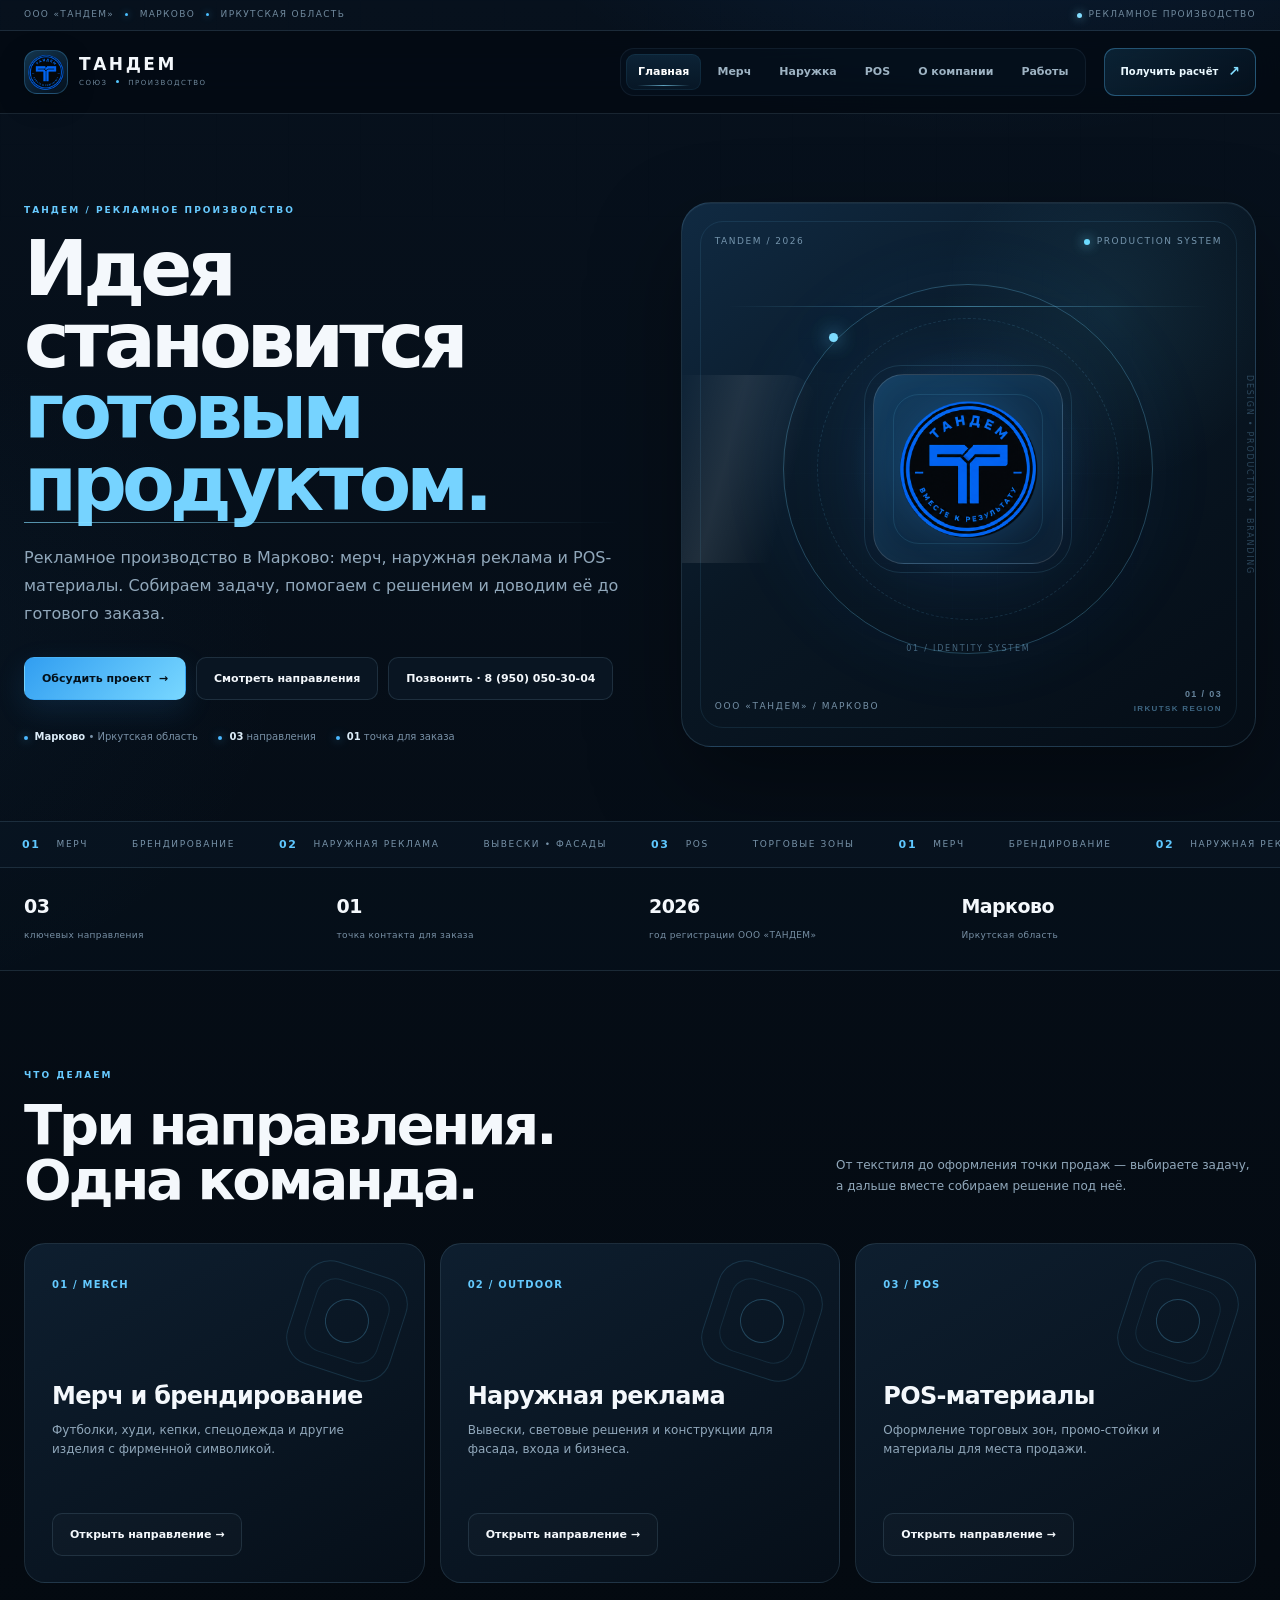
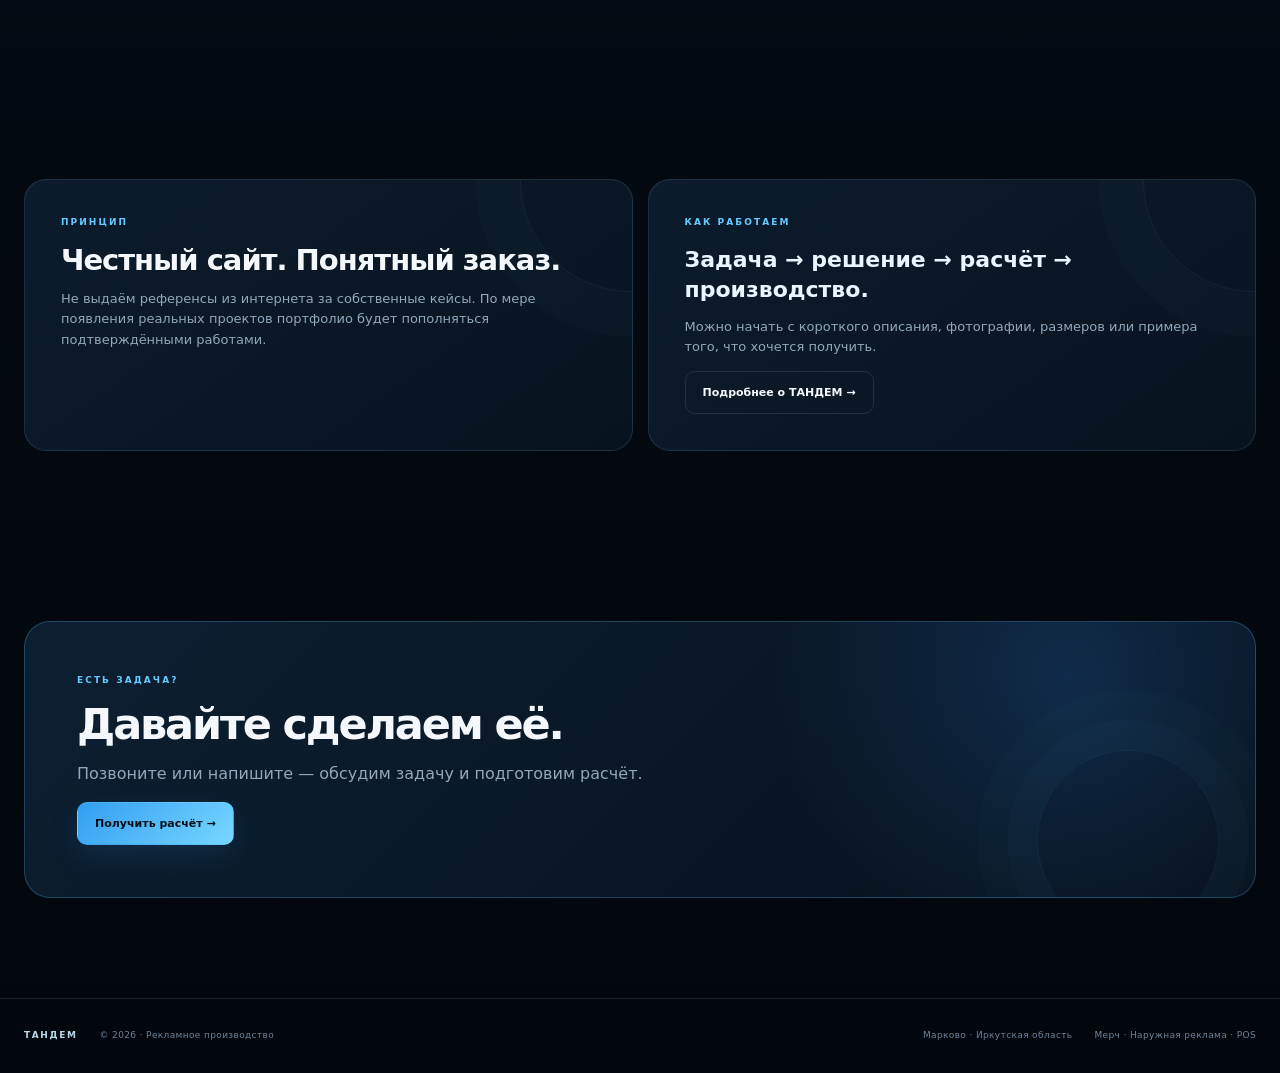
<file: index.html>
<!doctype html>
<html lang="ru">
<head>
<meta charset="utf-8">
<meta name="viewport" content="width=device-width,initial-scale=1">
<title>ТАНДЕМ — рекламное производство в Марково | Мерч, наружная реклама, POS</title>

<meta name="robots" content="index,follow">
<link rel="canonical" href="https://tandemirk.github.io/">
<meta property="og:type" content="website">
<meta property="og:title" content="ТАНДЕМ — рекламное производство в Марково | Мерч, наружная реклама, POS">
<meta property="og:description" content="ТАНДЕМ — рекламное производство в Марково, Иркутская область. Мерч и брендирование, наружная реклама, вывески и POS-материалы. Получить расчёт заказа.">
<meta property="og:url" content="https://tandemirk.github.io/">
<meta property="og:site_name" content="ТАНДЕМ">
<meta name="description" content="ТАНДЕМ — рекламное производство в Марково, Иркутская область. Мерч и брендирование, наружная реклама, вывески и POS-материалы. Получить расчёт заказа.">
<link rel="icon" href="assets/favicon.svg" type="image/svg+xml">
<link rel="stylesheet" href="styles.css">
<script type="application/ld+json">
{
  "@context":"https://schema.org",
  "@type":"Organization",
  "name":"ТАНДЕМ",
  "legalName":"ООО «ТАНДЕМ»",
  "url":"https://tandemirk.github.io/",
  "logo":"https://tandemirk.github.io/assets/logo.png",
  "telephone":"+79500503004",
  "email":"Tandem38-irk@yandex.ru",
  "description":"Рекламное производство в Марково: мерч, наружная реклама и POS-материалы.",
  "areaServed": {"@type":"AdministrativeArea", "name":"Марково, Иркутская область"}
}
</script>
</head>
<body>
<div class="topline"><div class="container topline-inner"><span>ООО «ТАНДЕМ» <i></i> МАРКОВО <i></i> ИРКУТСКАЯ ОБЛАСТЬ</span><span class="topline-status"><b></b> РЕКЛАМНОЕ ПРОИЗВОДСТВО</span></div></div>
<header class="header"><div class="container nav">
<a class="brand" href="index.html" aria-label="ТАНДЕМ — на главную"><span class="brand-mark"><img src="assets/logo.png" alt=""></span><span class="brand-word"><strong>ТАНДЕМ</strong><small>СОЮЗ <i></i> ПРОИЗВОДСТВО</small></span></a>
<nav class="menu" aria-label="Основная навигация"><a class="active" href="index.html"><span>Главная</span></a><a href="merch.html"><span>Мерч</span></a><a href="reklama.html"><span>Наружка</span></a><a href="pos.html"><span>POS</span></a><a href="about.html"><span>О компании</span></a><a href="portfolio.html"><span>Работы</span></a></nav>
<a class="nav-cta" href="contacts.html"><span>Получить расчёт</span><i>↗</i></a>
<button class="menu-toggle" type="button" aria-label="Открыть меню" aria-expanded="false"><span></span><span></span></button>
</div>
<div class="mobile-menu"><div class="mobile-menu-inner"><a class="active" href="index.html"><span>Главная</span></a><a href="merch.html"><span>Мерч</span></a><a href="reklama.html"><span>Наружка</span></a><a href="pos.html"><span>POS</span></a><a href="about.html"><span>О компании</span></a><a href="portfolio.html"><span>Работы</span></a><a class="mobile-cta" href="contacts.html">Получить расчёт <span>↗</span></a></div></div>
</header>
<main>
<section class="hero">
  <div class="container hero-grid">
    <div class="hero-copy">
      <div class="eyebrow">ТАНДЕМ / РЕКЛАМНОЕ ПРОИЗВОДСТВО</div>
      <h1>Идея становится <span class="accent">готовым продуктом.</span></h1>
      <p>Рекламное производство в Марково: мерч, наружная реклама и POS-материалы. Собираем задачу, помогаем с решением и доводим её до готового заказа.</p>
      <div class="actions"><a class="btn btn-primary" href="contacts.html">Обсудить проект <span>→</span></a><a class="btn btn-secondary" href="#services">Смотреть направления</a><a class="btn btn-secondary" href="tel:+79500503004">Позвонить · 8 (950) 050-30-04</a></div>
      <div class="hero-facts"><span><b>Марково</b> • Иркутская область</span><span><b>03</b> направления</span><span><b>01</b> точка для заказа</span></div>
    </div>
    <div class="hero-visual" id="heroVisual">
      <div class="hero-gridlines"></div><div class="hero-scan"></div>
      <div class="hero-top"><span>TANDEM / 2026</span><span class="status"><i></i> PRODUCTION SYSTEM</span></div><div class="hero-micro">01 / IDENTITY SYSTEM</div>
      <div class="hero-orbit"></div><div class="hero-core"><div class="logo-halo"></div><img src="assets/logo.png" alt="Логотип ТАНДЕМ"></div>
      <div class="hero-side-note">DESIGN • PRODUCTION • BRANDING</div>
      <div class="hero-label">ООО «ТАНДЕМ» / МАРКОВО</div>
      <div class="hero-corner">01 / 03<br><span>IRKUTSK REGION</span></div>
    </div>
  </div>
</section>
<section class="marquee"><div class="marquee-track"><span><b>01</b> МЕРЧ</span><span>БРЕНДИРОВАНИЕ</span><span><b>02</b> НАРУЖНАЯ РЕКЛАМА</span><span>ВЫВЕСКИ • ФАСАДЫ</span><span><b>03</b> POS</span><span>ТОРГОВЫЕ ЗОНЫ</span><span><b>01</b> МЕРЧ</span><span>БРЕНДИРОВАНИЕ</span><span><b>02</b> НАРУЖНАЯ РЕКЛАМА</span><span>ВЫВЕСКИ • ФАСАДЫ</span><span><b>03</b> POS</span><span>ТОРГОВЫЕ ЗОНЫ</span></div></section>
<section class="band"><div class="container band-grid"><div class="band-item"><strong>03</strong><span>ключевых направления</span></div><div class="band-item"><strong>01</strong><span>точка контакта для заказа</span></div><div class="band-item"><strong>2026</strong><span>год регистрации ООО «ТАНДЕМ»</span></div><div class="band-item"><strong>Марково</strong><span>Иркутская область</span></div></div></section>
<section class="section" id="services"><div class="container"><div class="section-head"><div><div class="eyebrow">ЧТО ДЕЛАЕМ</div><h2>Три направления.<br>Одна команда.</h2></div><p class="section-note">От текстиля до оформления точки продаж — выбираете задачу, а дальше вместе собираем решение под неё.</p></div><div class="cards">
<a class="card" href="merch.html"><span class="card-num">01 / MERCH</span><div class="mini-art"></div><h3>Мерч и брендирование</h3><p>Футболки, худи, кепки, спецодежда и другие изделия с фирменной символикой.</p><span class="btn">Открыть направление →</span></a>
<a class="card" href="reklama.html"><span class="card-num">02 / OUTDOOR</span><div class="mini-art"></div><h3>Наружная реклама</h3><p>Вывески, световые решения и конструкции для фасада, входа и бизнеса.</p><span class="btn">Открыть направление →</span></a>
<a class="card" href="pos.html"><span class="card-num">03 / POS</span><div class="mini-art"></div><h3>POS-материалы</h3><p>Оформление торговых зон, промо-стойки и материалы для места продажи.</p><span class="btn">Открыть направление →</span></a>
</div></div></section>
<section class="section"><div class="container split"><div class="panel"><div class="eyebrow">ПРИНЦИП</div><h3>Честный сайт. Понятный заказ.</h3><p>Не выдаём референсы из интернета за собственные кейсы. По мере появления реальных проектов портфолио будет пополняться подтверждёнными работами.</p></div><div class="panel"><div class="eyebrow">КАК РАБОТАЕМ</div><div class="quote">Задача → решение → расчёт → производство.</div><p>Можно начать с короткого описания, фотографии, размеров или примера того, что хочется получить.</p><a class="btn" href="about.html">Подробнее о ТАНДЕМ →</a></div></div></section>
<section class="cta"><div class="container"><div class="cta-box"><div><div class="eyebrow">ЕСТЬ ЗАДАЧА?</div><h2>Давайте сделаем её.</h2><p>Позвоните или напишите — обсудим задачу и подготовим расчёт.</p></div><a class="btn btn-primary" href="contacts.html">Получить расчёт →</a></div></div></section>
</main>
<footer class="footer"><div class="container footer-grid"><div><span class="footer-logo">ТАНДЕМ</span><span>© <span data-year></span> · Рекламное производство</span></div><div><span>Марково · Иркутская область</span><span>Мерч · Наружная реклама · POS</span></div></div></footer><script src="script.js"></script>
</body>
</html>
</file>
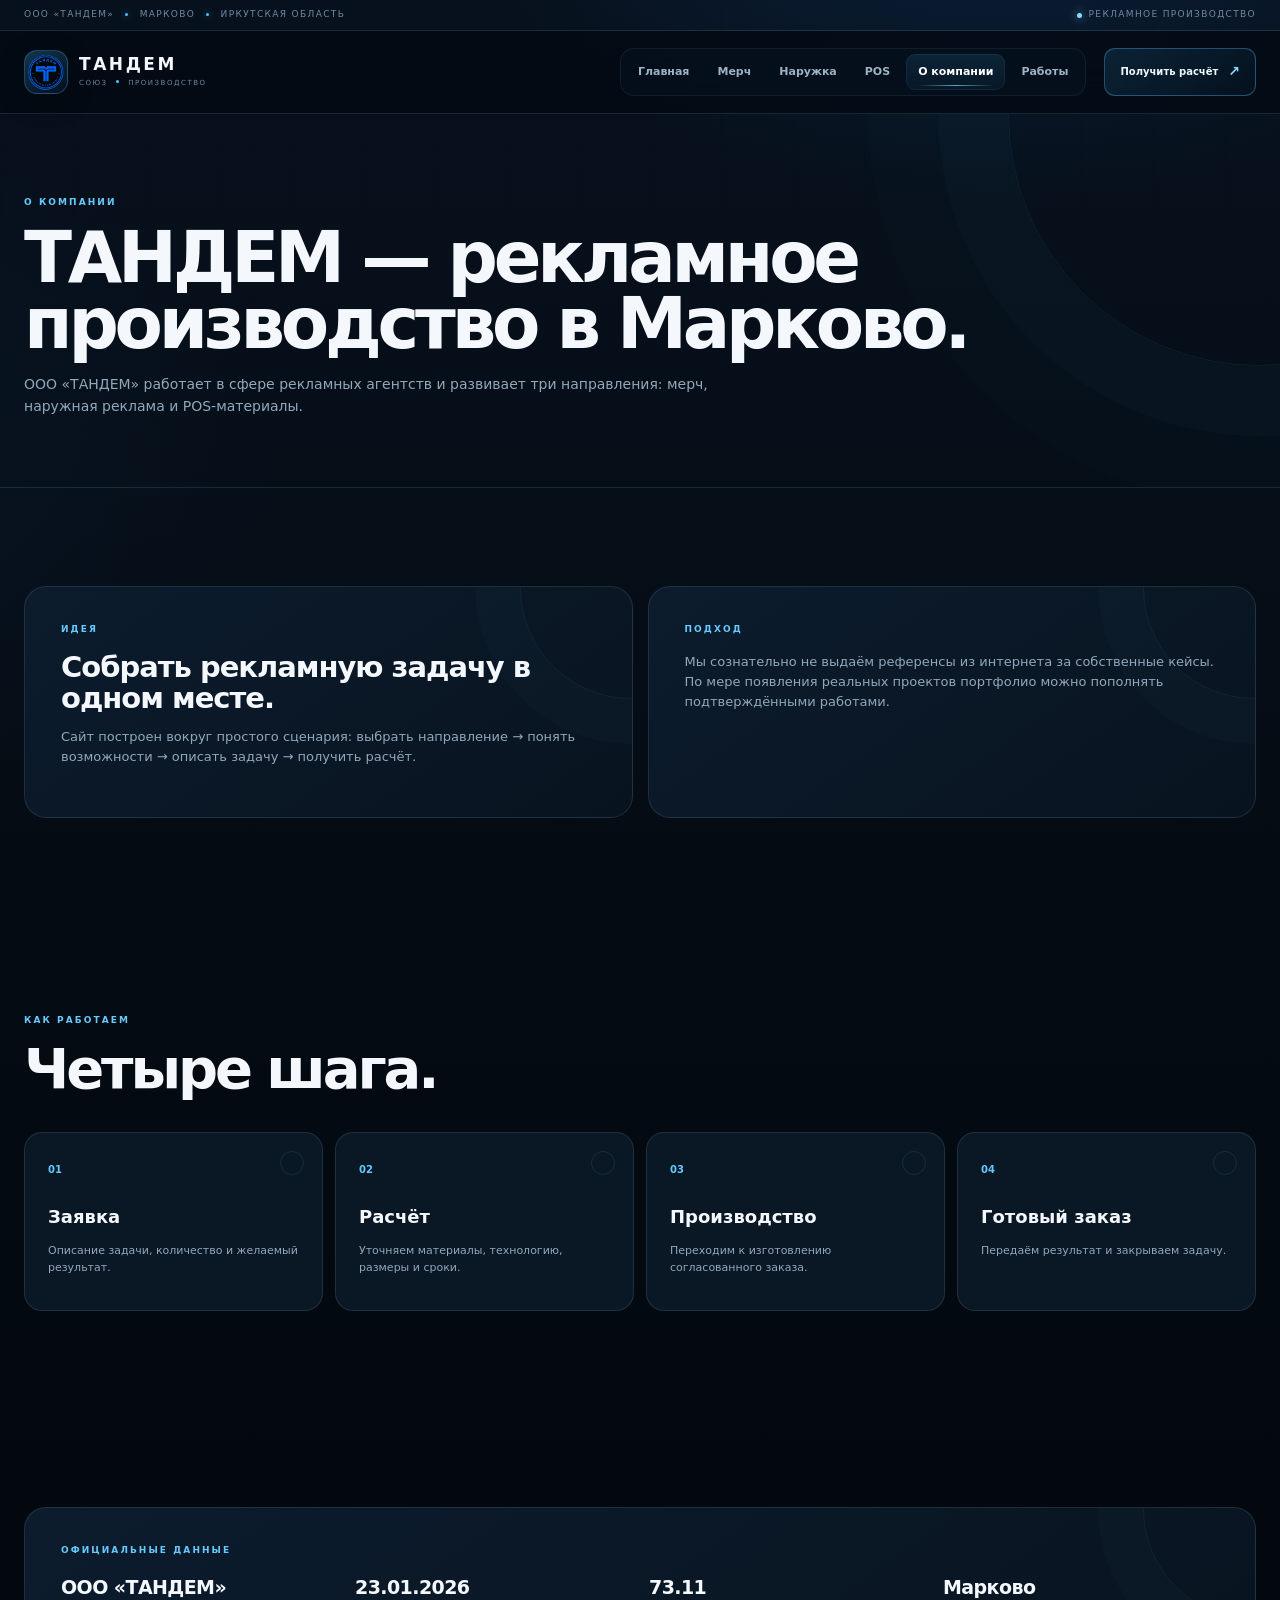
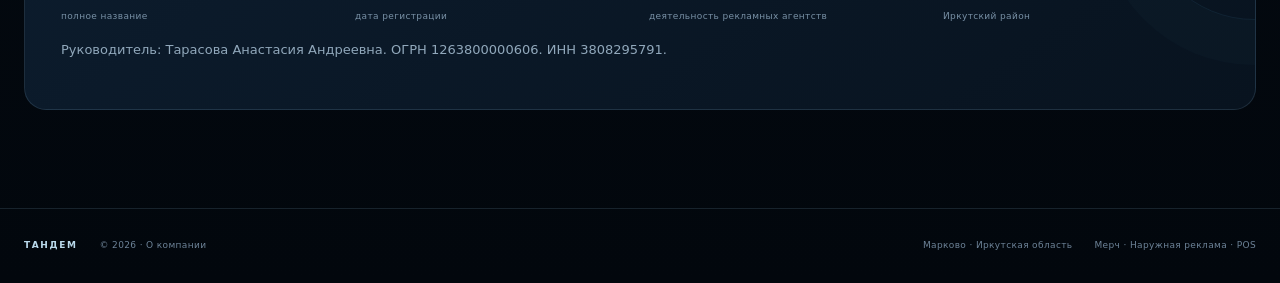
<file: about.html>
<!doctype html>
<html lang="ru">
<head>
<meta charset="utf-8">
<meta name="viewport" content="width=device-width,initial-scale=1">
<title>О компании ТАНДЕМ — рекламное производство в Марково</title>

<meta name="robots" content="index,follow">
<link rel="canonical" href="https://tandemirk.github.io/about.html">
<meta property="og:type" content="website">
<meta property="og:title" content="О компании ТАНДЕМ — рекламное производство в Марково">
<meta property="og:description" content="ООО «ТАНДЕМ» — рекламное производство в Марково, Иркутская область. Мерч, наружная реклама и POS-материалы.">
<meta property="og:url" content="https://tandemirk.github.io/about.html">
<meta property="og:site_name" content="ТАНДЕМ">
<meta name="description" content="ООО «ТАНДЕМ» — рекламное производство в Марково, Иркутская область. Мерч, наружная реклама и POS-материалы.">

<link rel="icon" href="assets/favicon.svg" type="image/svg+xml">
<link rel="stylesheet" href="styles.css">
</head>
<body>
<div class="topline"><div class="container topline-inner"><span>ООО «ТАНДЕМ» <i></i> МАРКОВО <i></i> ИРКУТСКАЯ ОБЛАСТЬ</span><span class="topline-status"><b></b> РЕКЛАМНОЕ ПРОИЗВОДСТВО</span></div></div>
<header class="header"><div class="container nav">
<a class="brand" href="index.html" aria-label="ТАНДЕМ — на главную"><span class="brand-mark"><img src="assets/logo.png" alt=""></span><span class="brand-word"><strong>ТАНДЕМ</strong><small>СОЮЗ <i></i> ПРОИЗВОДСТВО</small></span></a>
<nav class="menu" aria-label="Основная навигация"><a href="index.html"><span>Главная</span></a><a href="merch.html"><span>Мерч</span></a><a href="reklama.html"><span>Наружка</span></a><a href="pos.html"><span>POS</span></a><a class="active" href="about.html"><span>О компании</span></a><a href="portfolio.html"><span>Работы</span></a></nav>
<a class="nav-cta" href="contacts.html"><span>Получить расчёт</span><i>↗</i></a>
<button class="menu-toggle" type="button" aria-label="Открыть меню" aria-expanded="false"><span></span><span></span></button>
</div>
<div class="mobile-menu"><div class="mobile-menu-inner"><a href="index.html"><span>Главная</span></a><a href="merch.html"><span>Мерч</span></a><a href="reklama.html"><span>Наружка</span></a><a href="pos.html"><span>POS</span></a><a class="active" href="about.html"><span>О компании</span></a><a href="portfolio.html"><span>Работы</span></a><a class="mobile-cta" href="contacts.html">Получить расчёт <span>↗</span></a></div></div>
</header>
<main><section class="page-hero"><div class="container"><div class="eyebrow">О КОМПАНИИ</div><h1>ТАНДЕМ — рекламное<br>производство в Марково.</h1><p>ООО «ТАНДЕМ» работает в сфере рекламных агентств и развивает три направления: мерч, наружная реклама и POS-материалы.</p></div></section><section class="section"><div class="container split"><div class="panel"><div class="eyebrow">ИДЕЯ</div><h3>Собрать рекламную задачу в одном месте.</h3><p>Сайт построен вокруг простого сценария: выбрать направление → понять возможности → описать задачу → получить расчёт.</p></div><div class="panel"><div class="eyebrow">ПОДХОД</div><p>Мы сознательно не выдаём референсы из интернета за собственные кейсы. По мере появления реальных проектов портфолио можно пополнять подтверждёнными работами.</p></div></div></section><section class="section"><div class="container"><div class="section-head"><div><div class="eyebrow">КАК РАБОТАЕМ</div><h2>Четыре шага.</h2></div></div><div class="steps"><div class="step"><span>01</span><h3>Заявка</h3><p>Описание задачи, количество и желаемый результат.</p></div><div class="step"><span>02</span><h3>Расчёт</h3><p>Уточняем материалы, технологию, размеры и сроки.</p></div><div class="step"><span>03</span><h3>Производство</h3><p>Переходим к изготовлению согласованного заказа.</p></div><div class="step"><span>04</span><h3>Готовый заказ</h3><p>Передаём результат и закрываем задачу.</p></div></div></div></section><section class="section"><div class="container panel"><div class="eyebrow">ОФИЦИАЛЬНЫЕ ДАННЫЕ</div><div class="band-grid"><div class="band-item"><strong>ООО «ТАНДЕМ»</strong><span>полное название</span></div><div class="band-item"><strong>23.01.2026</strong><span>дата регистрации</span></div><div class="band-item"><strong>73.11</strong><span>деятельность рекламных агентств</span></div><div class="band-item"><strong>Марково</strong><span>Иркутский район</span></div></div><p class="legal">Руководитель: Тарасова Анастасия Андреевна. ОГРН 1263800000606. ИНН 3808295791.</p></div></section></main>
<footer class="footer"><div class="container footer-grid"><div><span class="footer-logo">ТАНДЕМ</span><span>© <span data-year></span> · О компании</span></div><div><span>Марково · Иркутская область</span><span>Мерч · Наружная реклама · POS</span></div></div></footer><script src="script.js"></script>
</body>
</html>
</file>
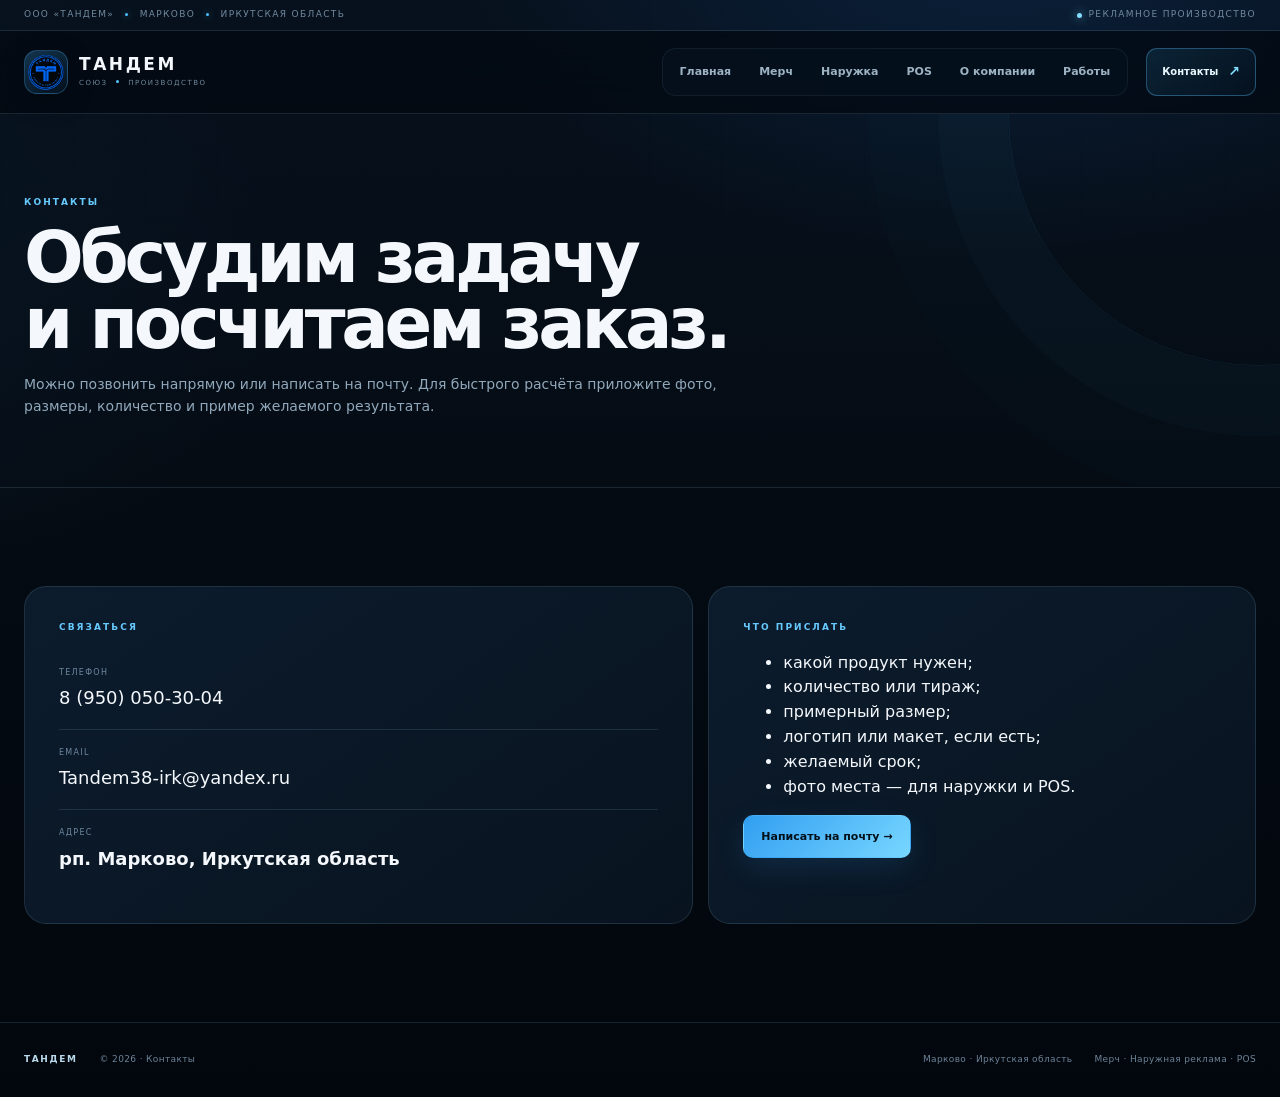
<file: contacts.html>
<!doctype html>
<html lang="ru">
<head>
<meta charset="utf-8">
<meta name="viewport" content="width=device-width,initial-scale=1">
<title>Контакты ТАНДЕМ — Марково</title>

<meta name="robots" content="index,follow">
<link rel="canonical" href="https://tandemirk.github.io/contacts.html">
<meta property="og:type" content="website">
<meta property="og:title" content="Контакты ТАНДЕМ — Марково">
<meta property="og:description" content="Контакты ТАНДЕМ в Марково: телефон 8 (950) 050-30-04 и email Tandem38-irk@yandex.ru. Закажите расчёт рекламы, мерча или POS.">
<meta property="og:url" content="https://tandemirk.github.io/contacts.html">
<meta property="og:site_name" content="ТАНДЕМ">
<meta name="description" content="Контакты ТАНДЕМ в Марково: телефон 8 (950) 050-30-04 и email Tandem38-irk@yandex.ru. Закажите расчёт рекламы, мерча или POS.">

<link rel="icon" href="assets/favicon.svg" type="image/svg+xml">
<link rel="stylesheet" href="styles.css">
<script type="application/ld+json">
{
  "@context":"https://schema.org",
  "@type":"Organization",
  "name":"ТАНДЕМ",
  "legalName":"ООО «ТАНДЕМ»",
  "url":"https://tandemirk.github.io/",
  "telephone":"+79500503004",
  "email":"Tandem38-irk@yandex.ru",
  "areaServed":{"@type":"AdministrativeArea","name":"Марково, Иркутская область"}
}
</script>
</head>
<body>
<div class="topline"><div class="container topline-inner"><span>ООО «ТАНДЕМ» <i></i> МАРКОВО <i></i> ИРКУТСКАЯ ОБЛАСТЬ</span><span class="topline-status"><b></b> РЕКЛАМНОЕ ПРОИЗВОДСТВО</span></div></div>
<header class="header"><div class="container nav">
<a class="brand" href="index.html" aria-label="ТАНДЕМ — на главную"><span class="brand-mark"><img src="assets/logo.png" alt=""></span><span class="brand-word"><strong>ТАНДЕМ</strong><small>СОЮЗ <i></i> ПРОИЗВОДСТВО</small></span></a>
<nav class="menu" aria-label="Основная навигация"><a href="index.html"><span>Главная</span></a><a href="merch.html"><span>Мерч</span></a><a href="reklama.html"><span>Наружка</span></a><a href="pos.html"><span>POS</span></a><a href="about.html"><span>О компании</span></a><a href="portfolio.html"><span>Работы</span></a></nav>
<a class="nav-cta" href="contacts.html"><span>Контакты</span><i>↗</i></a>
<button class="menu-toggle" type="button" aria-label="Открыть меню" aria-expanded="false"><span></span><span></span></button>
</div>
<div class="mobile-menu"><div class="mobile-menu-inner"><a href="index.html"><span>Главная</span></a><a href="merch.html"><span>Мерч</span></a><a href="reklama.html"><span>Наружка</span></a><a href="pos.html"><span>POS</span></a><a href="about.html"><span>О компании</span></a><a href="portfolio.html"><span>Работы</span></a><a class="mobile-cta" href="contacts.html">Получить расчёт <span>↗</span></a></div></div>
</header>
<main><section class="page-hero"><div class="container"><div class="eyebrow">КОНТАКТЫ</div><h1>Обсудим задачу<br>и посчитаем заказ.</h1><p>Можно позвонить напрямую или написать на почту. Для быстрого расчёта приложите фото, размеры, количество и пример желаемого результата.</p></div></section><section class="section"><div class="container contact-grid"><div class="contact-card"><div class="eyebrow">СВЯЗАТЬСЯ</div><div class="contact-line"><small>ТЕЛЕФОН</small><a href="tel:+79500503004" aria-label="Позвонить в ТАНДЕМ">8 (950) 050-30-04</a></div><div class="contact-line"><small>EMAIL</small><a href="mailto:Tandem38-irk@yandex.ru?subject=Заказ расчета проекта ТАНДЕМ">Tandem38-irk@yandex.ru</a></div><div class="contact-line"><small>АДРЕС</small><strong>рп. Марково, Иркутская область</strong></div></div><div class="contact-card"><div class="eyebrow">ЧТО ПРИСЛАТЬ</div><ul><li>какой продукт нужен;</li><li>количество или тираж;</li><li>примерный размер;</li><li>логотип или макет, если есть;</li><li>желаемый срок;</li><li>фото места — для наружки и POS.</li></ul><a class="btn btn-primary" href="mailto:Tandem38-irk@yandex.ru?subject=Заказ расчета проекта ТАНДЕМ">Написать на почту →</a></div></div></section></main>
<footer class="footer"><div class="container footer-grid"><div><span class="footer-logo">ТАНДЕМ</span><span>© <span data-year></span> · Контакты</span></div><div><span>Марково · Иркутская область</span><span>Мерч · Наружная реклама · POS</span></div></div></footer><script src="script.js"></script>
</body>
</html>
</file>
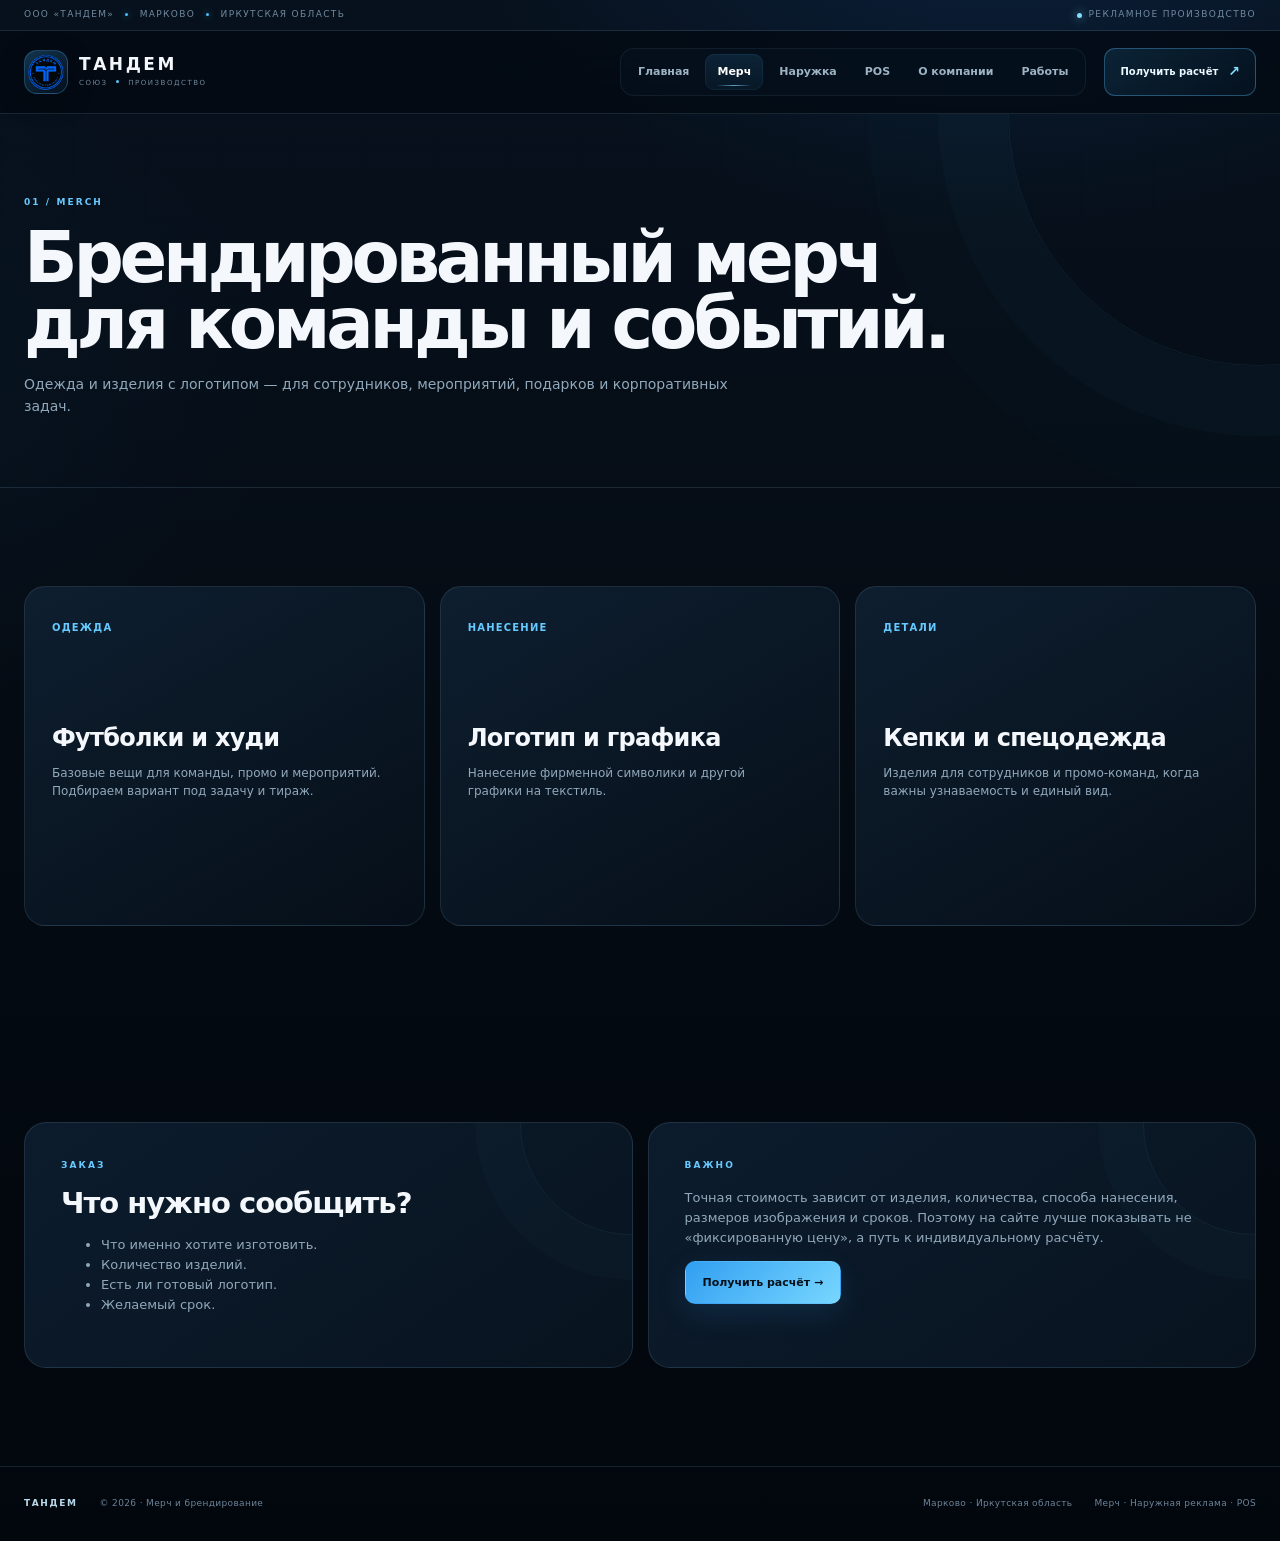
<file: merch.html>
<!doctype html>
<html lang="ru">
<head>
<meta charset="utf-8">
<meta name="viewport" content="width=device-width,initial-scale=1">
<title>Мерч и брендирование в Марково — ТАНДЕМ</title>

<meta name="robots" content="index,follow">
<link rel="canonical" href="https://tandemirk.github.io/merch.html">
<meta property="og:type" content="website">
<meta property="og:title" content="Мерч и брендирование в Марково — ТАНДЕМ">
<meta property="og:description" content="Брендированный мерч в Марково: футболки, худи, кепки, спецодежда и нанесение логотипа. ТАНДЕМ поможет подобрать решение и рассчитать заказ.">
<meta property="og:url" content="https://tandemirk.github.io/merch.html">
<meta property="og:site_name" content="ТАНДЕМ">
<meta name="description" content="Брендированный мерч в Марково: футболки, худи, кепки, спецодежда и нанесение логотипа. ТАНДЕМ поможет подобрать решение и рассчитать заказ.">

<link rel="icon" href="assets/favicon.svg" type="image/svg+xml">
<link rel="stylesheet" href="styles.css">
</head>
<body>
<div class="topline"><div class="container topline-inner"><span>ООО «ТАНДЕМ» <i></i> МАРКОВО <i></i> ИРКУТСКАЯ ОБЛАСТЬ</span><span class="topline-status"><b></b> РЕКЛАМНОЕ ПРОИЗВОДСТВО</span></div></div>
<header class="header"><div class="container nav">
<a class="brand" href="index.html" aria-label="ТАНДЕМ — на главную"><span class="brand-mark"><img src="assets/logo.png" alt=""></span><span class="brand-word"><strong>ТАНДЕМ</strong><small>СОЮЗ <i></i> ПРОИЗВОДСТВО</small></span></a>
<nav class="menu" aria-label="Основная навигация"><a href="index.html"><span>Главная</span></a><a class="active" href="merch.html"><span>Мерч</span></a><a href="reklama.html"><span>Наружка</span></a><a href="pos.html"><span>POS</span></a><a href="about.html"><span>О компании</span></a><a href="portfolio.html"><span>Работы</span></a></nav>
<a class="nav-cta" href="contacts.html"><span>Получить расчёт</span><i>↗</i></a>
<button class="menu-toggle" type="button" aria-label="Открыть меню" aria-expanded="false"><span></span><span></span></button>
</div>
<div class="mobile-menu"><div class="mobile-menu-inner"><a href="index.html"><span>Главная</span></a><a class="active" href="merch.html"><span>Мерч</span></a><a href="reklama.html"><span>Наружка</span></a><a href="pos.html"><span>POS</span></a><a href="about.html"><span>О компании</span></a><a href="portfolio.html"><span>Работы</span></a><a class="mobile-cta" href="contacts.html">Получить расчёт <span>↗</span></a></div></div>
</header>
<main><section class="page-hero"><div class="container"><div class="eyebrow">01 / MERCH</div><h1>Брендированный мерч<br>для команды и событий.</h1><p>Одежда и изделия с логотипом — для сотрудников, мероприятий, подарков и корпоративных задач.</p></div></section><section class="section"><div class="container cards"><div class="card"><span class="card-num">ОДЕЖДА</span><h3>Футболки и худи</h3><p>Базовые вещи для команды, промо и мероприятий. Подбираем вариант под задачу и тираж.</p></div><div class="card"><span class="card-num">НАНЕСЕНИЕ</span><h3>Логотип и графика</h3><p>Нанесение фирменной символики и другой графики на текстиль.</p></div><div class="card"><span class="card-num">ДЕТАЛИ</span><h3>Кепки и спецодежда</h3><p>Изделия для сотрудников и промо-команд, когда важны узнаваемость и единый вид.</p></div></div></section><section class="section"><div class="container split"><div class="panel"><div class="eyebrow">ЗАКАЗ</div><h3>Что нужно сообщить?</h3><ul><li>Что именно хотите изготовить.</li><li>Количество изделий.</li><li>Есть ли готовый логотип.</li><li>Желаемый срок.</li></ul></div><div class="panel"><div class="eyebrow">ВАЖНО</div><p>Точная стоимость зависит от изделия, количества, способа нанесения, размеров изображения и сроков. Поэтому на сайте лучше показывать не «фиксированную цену», а путь к индивидуальному расчёту.</p><a class="btn btn-primary" href="contacts.html">Получить расчёт →</a></div></div></section></main>
<footer class="footer"><div class="container footer-grid"><div><span class="footer-logo">ТАНДЕМ</span><span>© <span data-year></span> · Мерч и брендирование</span></div><div><span>Марково · Иркутская область</span><span>Мерч · Наружная реклама · POS</span></div></div></footer><script src="script.js"></script>
</body>
</html>
</file>
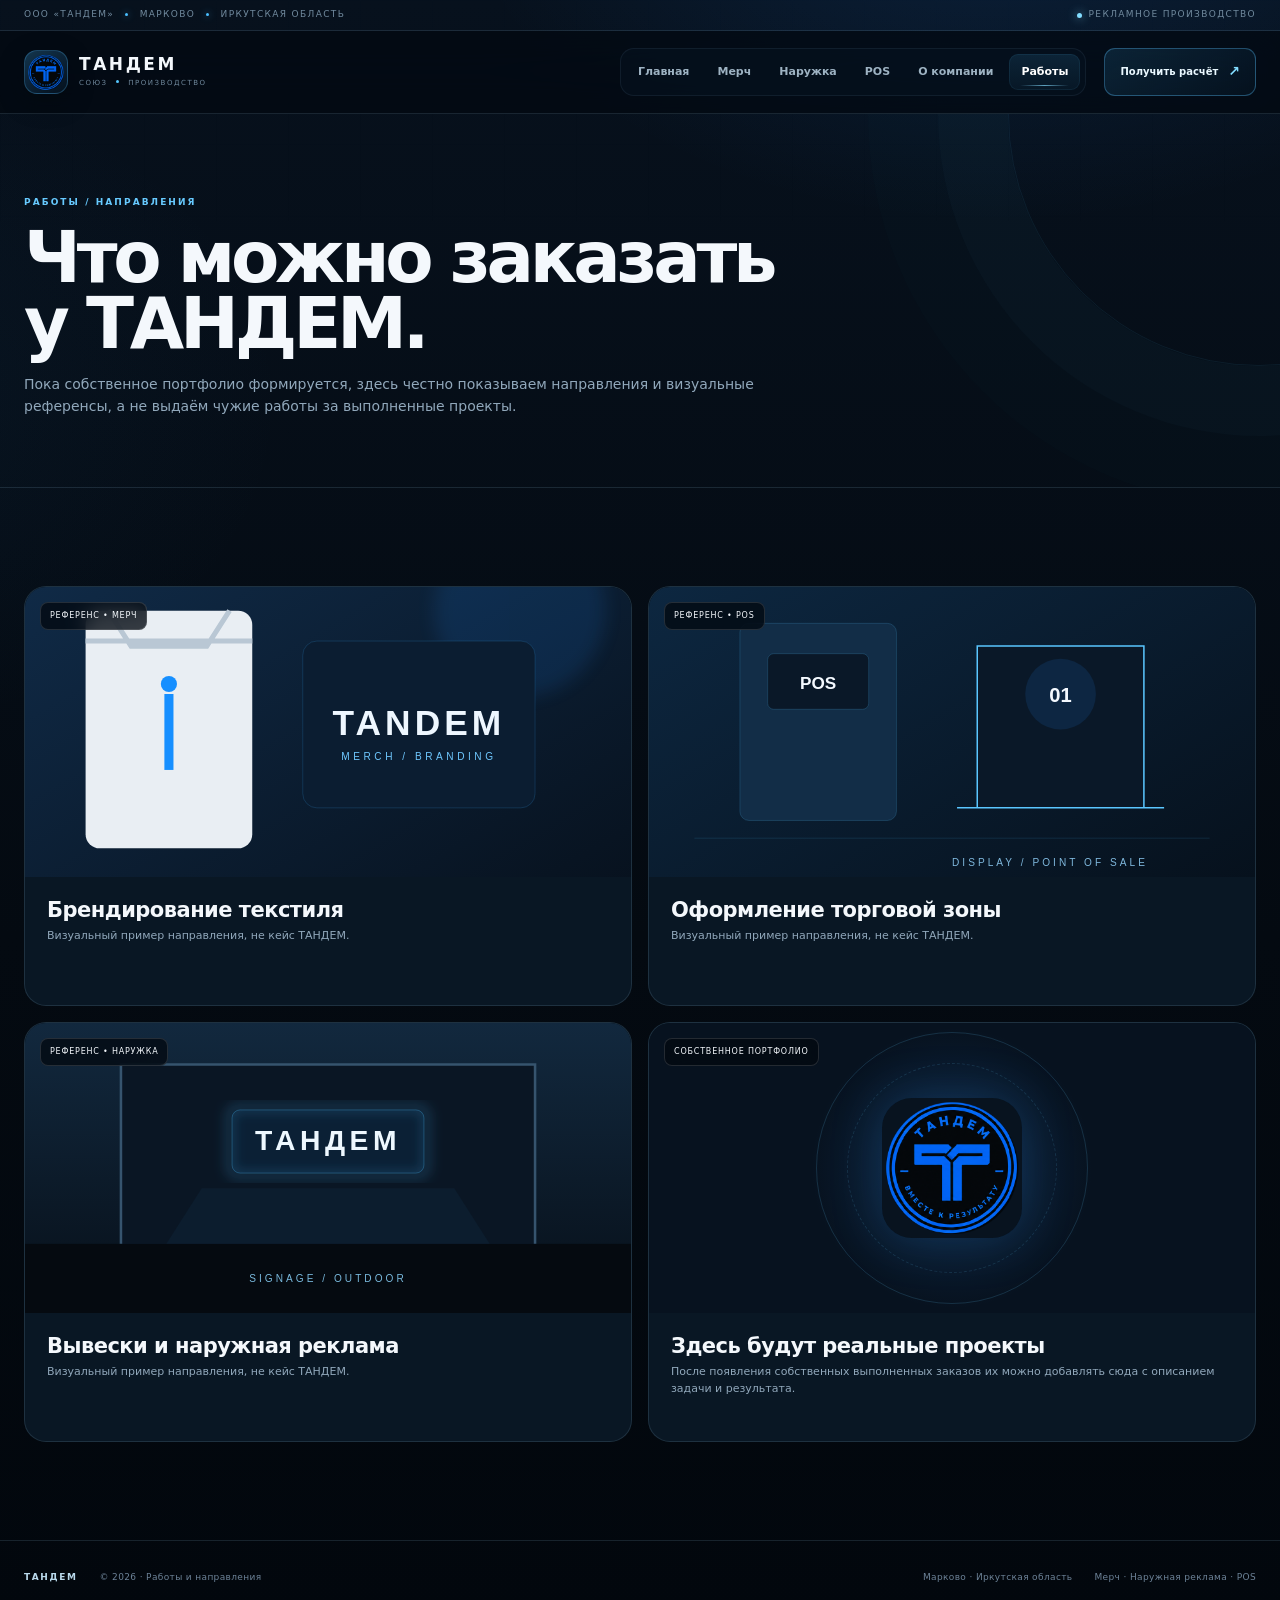
<file: portfolio.html>
<!doctype html>
<html lang="ru">
<head>
<meta charset="utf-8">
<meta name="viewport" content="width=device-width,initial-scale=1">
<title>Работы и направления — ТАНДЕМ Марково</title>

<meta name="robots" content="index,follow">
<link rel="canonical" href="https://tandemirk.github.io/portfolio.html">
<meta property="og:type" content="website">
<meta property="og:title" content="Работы и направления — ТАНДЕМ Марково">
<meta property="og:description" content="Направления ТАНДЕМ в Марково: брендирование текстиля, наружная реклама и POS-оформление. Собственное портфолио пополняется реальными проектами.">
<meta property="og:url" content="https://tandemirk.github.io/portfolio.html">
<meta property="og:site_name" content="ТАНДЕМ">
<meta name="description" content="Направления ТАНДЕМ в Марково: брендирование текстиля, наружная реклама и POS-оформление. Собственное портфолио пополняется реальными проектами.">

<link rel="icon" href="assets/favicon.svg" type="image/svg+xml">
<link rel="stylesheet" href="styles.css">
</head>
<body>
<div class="topline"><div class="container topline-inner"><span>ООО «ТАНДЕМ» <i></i> МАРКОВО <i></i> ИРКУТСКАЯ ОБЛАСТЬ</span><span class="topline-status"><b></b> РЕКЛАМНОЕ ПРОИЗВОДСТВО</span></div></div>
<header class="header"><div class="container nav">
<a class="brand" href="index.html" aria-label="ТАНДЕМ — на главную"><span class="brand-mark"><img src="assets/logo.png" alt=""></span><span class="brand-word"><strong>ТАНДЕМ</strong><small>СОЮЗ <i></i> ПРОИЗВОДСТВО</small></span></a>
<nav class="menu" aria-label="Основная навигация"><a href="index.html"><span>Главная</span></a><a href="merch.html"><span>Мерч</span></a><a href="reklama.html"><span>Наружка</span></a><a href="pos.html"><span>POS</span></a><a href="about.html"><span>О компании</span></a><a class="active" href="portfolio.html"><span>Работы</span></a></nav>
<a class="nav-cta" href="contacts.html"><span>Получить расчёт</span><i>↗</i></a>
<button class="menu-toggle" type="button" aria-label="Открыть меню" aria-expanded="false"><span></span><span></span></button>
</div>
<div class="mobile-menu"><div class="mobile-menu-inner"><a href="index.html"><span>Главная</span></a><a href="merch.html"><span>Мерч</span></a><a href="reklama.html"><span>Наружка</span></a><a href="pos.html"><span>POS</span></a><a href="about.html"><span>О компании</span></a><a class="active" href="portfolio.html"><span>Работы</span></a><a class="mobile-cta" href="contacts.html">Получить расчёт <span>↗</span></a></div></div>
</header>
<main><section class="page-hero"><div class="container"><div class="eyebrow">РАБОТЫ / НАПРАВЛЕНИЯ</div><h1>Что можно заказать<br>у ТАНДЕМ.</h1><p>Пока собственное портфолио формируется, здесь честно показываем направления и визуальные референсы, а не выдаём чужие работы за выполненные проекты.</p></div></section><section class="section"><div class="container work-grid"><article class="work"><span class="tag">РЕФЕРЕНС • МЕРЧ</span><img src="assets/merch-reference.svg" alt="Референс брендированного текстиля"><div class="work-body"><h3>Брендирование текстиля</h3><p>Визуальный пример направления, не кейс ТАНДЕМ.</p></div></article><article class="work"><span class="tag">РЕФЕРЕНС • POS</span><img src="assets/pos-reference.svg" alt="Референс POS материалов"><div class="work-body"><h3>Оформление торговой зоны</h3><p>Визуальный пример направления, не кейс ТАНДЕМ.</p></div></article><article class="work"><span class="tag">РЕФЕРЕНС • НАРУЖКА</span><img src="assets/signage-reference.svg" alt="Референс наружной рекламы"><div class="work-body"><h3>Вывески и наружная реклама</h3><p>Визуальный пример направления, не кейс ТАНДЕМ.</p></div></article><article class="work"><span class="tag">СОБСТВЕННОЕ ПОРТФОЛИО</span><div class="portfolio-logo-stage"><div class="portfolio-logo-ring"></div><img src="assets/logo.png" alt="Логотип ТАНДЕМ"></div><div class="work-body"><h3>Здесь будут реальные проекты</h3><p>После появления собственных выполненных заказов их можно добавлять сюда с описанием задачи и результата.</p></div></article></div></div></section></main>
<footer class="footer"><div class="container footer-grid"><div><span class="footer-logo">ТАНДЕМ</span><span>© <span data-year></span> · Работы и направления</span></div><div><span>Марково · Иркутская область</span><span>Мерч · Наружная реклама · POS</span></div></div></footer><script src="script.js"></script>
</body>
</html>
</file>
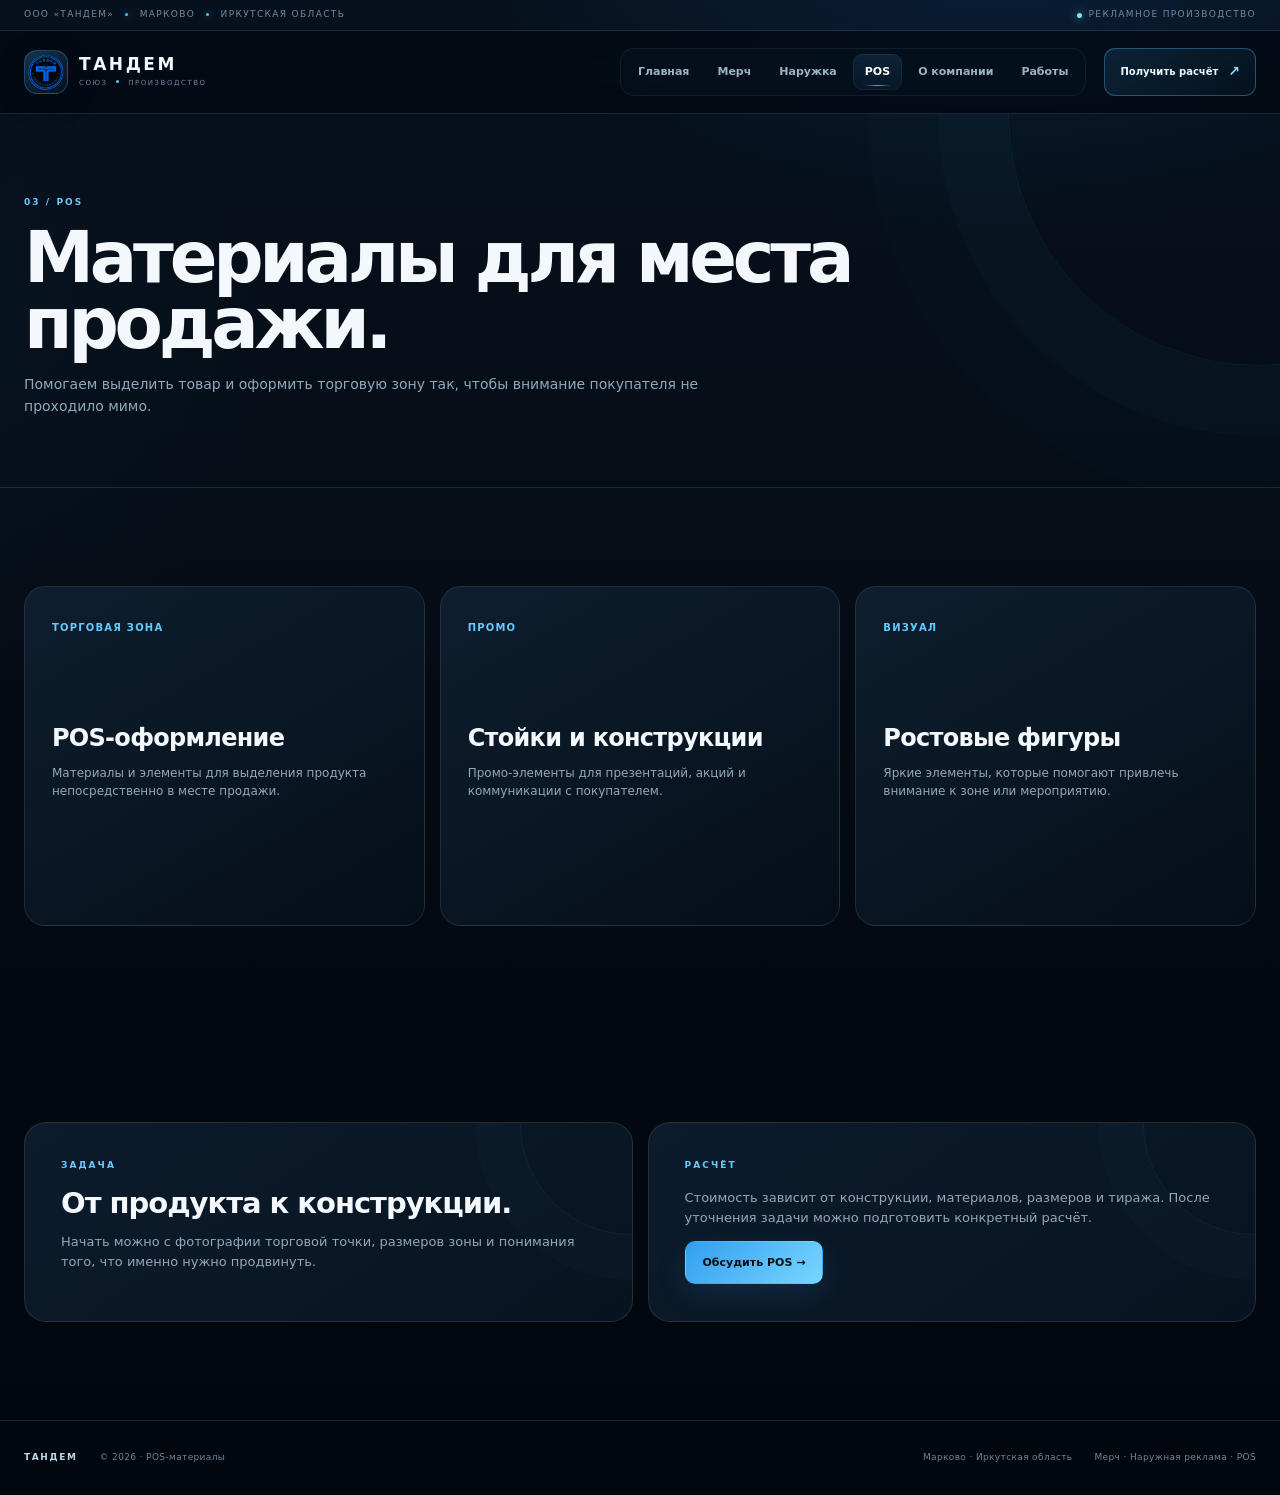
<file: pos.html>
<!doctype html>
<html lang="ru">
<head>
<meta charset="utf-8">
<meta name="viewport" content="width=device-width,initial-scale=1">
<title>POS-материалы в Марково — ТАНДЕМ</title>

<meta name="robots" content="index,follow">
<link rel="canonical" href="https://tandemirk.github.io/pos.html">
<meta property="og:type" content="website">
<meta property="og:title" content="POS-материалы в Марково — ТАНДЕМ">
<meta property="og:description" content="POS-материалы в Марково: оформление торговых зон, промо-стойки, конструкции и элементы для места продажи.">
<meta property="og:url" content="https://tandemirk.github.io/pos.html">
<meta property="og:site_name" content="ТАНДЕМ">
<meta name="description" content="POS-материалы в Марково: оформление торговых зон, промо-стойки, конструкции и элементы для места продажи.">

<link rel="icon" href="assets/favicon.svg" type="image/svg+xml">
<link rel="stylesheet" href="styles.css">
</head>
<body class="pos-page">
<div class="topline"><div class="container topline-inner"><span>ООО «ТАНДЕМ» <i></i> МАРКОВО <i></i> ИРКУТСКАЯ ОБЛАСТЬ</span><span class="topline-status"><b></b> РЕКЛАМНОЕ ПРОИЗВОДСТВО</span></div></div>
<header class="header"><div class="container nav">
<a class="brand" href="index.html" aria-label="ТАНДЕМ — на главную"><span class="brand-mark"><img src="assets/logo.png" alt=""></span><span class="brand-word"><strong>ТАНДЕМ</strong><small>СОЮЗ <i></i> ПРОИЗВОДСТВО</small></span></a>
<nav class="menu" aria-label="Основная навигация"><a href="index.html"><span>Главная</span></a><a href="merch.html"><span>Мерч</span></a><a href="reklama.html"><span>Наружка</span></a><a class="active" href="pos.html"><span>POS</span></a><a href="about.html"><span>О компании</span></a><a href="portfolio.html"><span>Работы</span></a></nav>
<a class="nav-cta" href="contacts.html"><span>Получить расчёт</span><i>↗</i></a>
<button class="menu-toggle" type="button" aria-label="Открыть меню" aria-expanded="false"><span></span><span></span></button>
</div>
<div class="mobile-menu"><div class="mobile-menu-inner"><a href="index.html"><span>Главная</span></a><a href="merch.html"><span>Мерч</span></a><a href="reklama.html"><span>Наружка</span></a><a class="active" href="pos.html"><span>POS</span></a><a href="about.html"><span>О компании</span></a><a href="portfolio.html"><span>Работы</span></a><a class="mobile-cta" href="contacts.html">Получить расчёт <span>↗</span></a></div></div>
</header>
<main><section class="page-hero"><div class="container"><div class="eyebrow">03 / POS</div><h1>Материалы для места<br>продажи.</h1><p>Помогаем выделить товар и оформить торговую зону так, чтобы внимание покупателя не проходило мимо.</p></div></section><section class="section"><div class="container cards"><div class="card"><span class="card-num">ТОРГОВАЯ ЗОНА</span><h3>POS-оформление</h3><p>Материалы и элементы для выделения продукта непосредственно в месте продажи.</p></div><div class="card"><span class="card-num">ПРОМО</span><h3>Стойки и конструкции</h3><p>Промо-элементы для презентаций, акций и коммуникации с покупателем.</p></div><div class="card"><span class="card-num">ВИЗУАЛ</span><h3>Ростовые фигуры</h3><p>Яркие элементы, которые помогают привлечь внимание к зоне или мероприятию.</p></div></div></section><section class="section"><div class="container split"><div class="panel"><div class="eyebrow">ЗАДАЧА</div><h3>От продукта к конструкции.</h3><p>Начать можно с фотографии торговой точки, размеров зоны и понимания того, что именно нужно продвинуть.</p></div><div class="panel"><div class="eyebrow">РАСЧЁТ</div><p>Стоимость зависит от конструкции, материалов, размеров и тиража. После уточнения задачи можно подготовить конкретный расчёт.</p><a class="btn btn-primary" href="contacts.html">Обсудить POS →</a></div></div></section></main>
<footer class="footer"><div class="container footer-grid"><div><span class="footer-logo">ТАНДЕМ</span><span>© <span data-year></span> · POS-материалы</span></div><div><span>Марково · Иркутская область</span><span>Мерч · Наружная реклама · POS</span></div></div></footer><script src="script.js"></script>
</body>
</html>
</file>
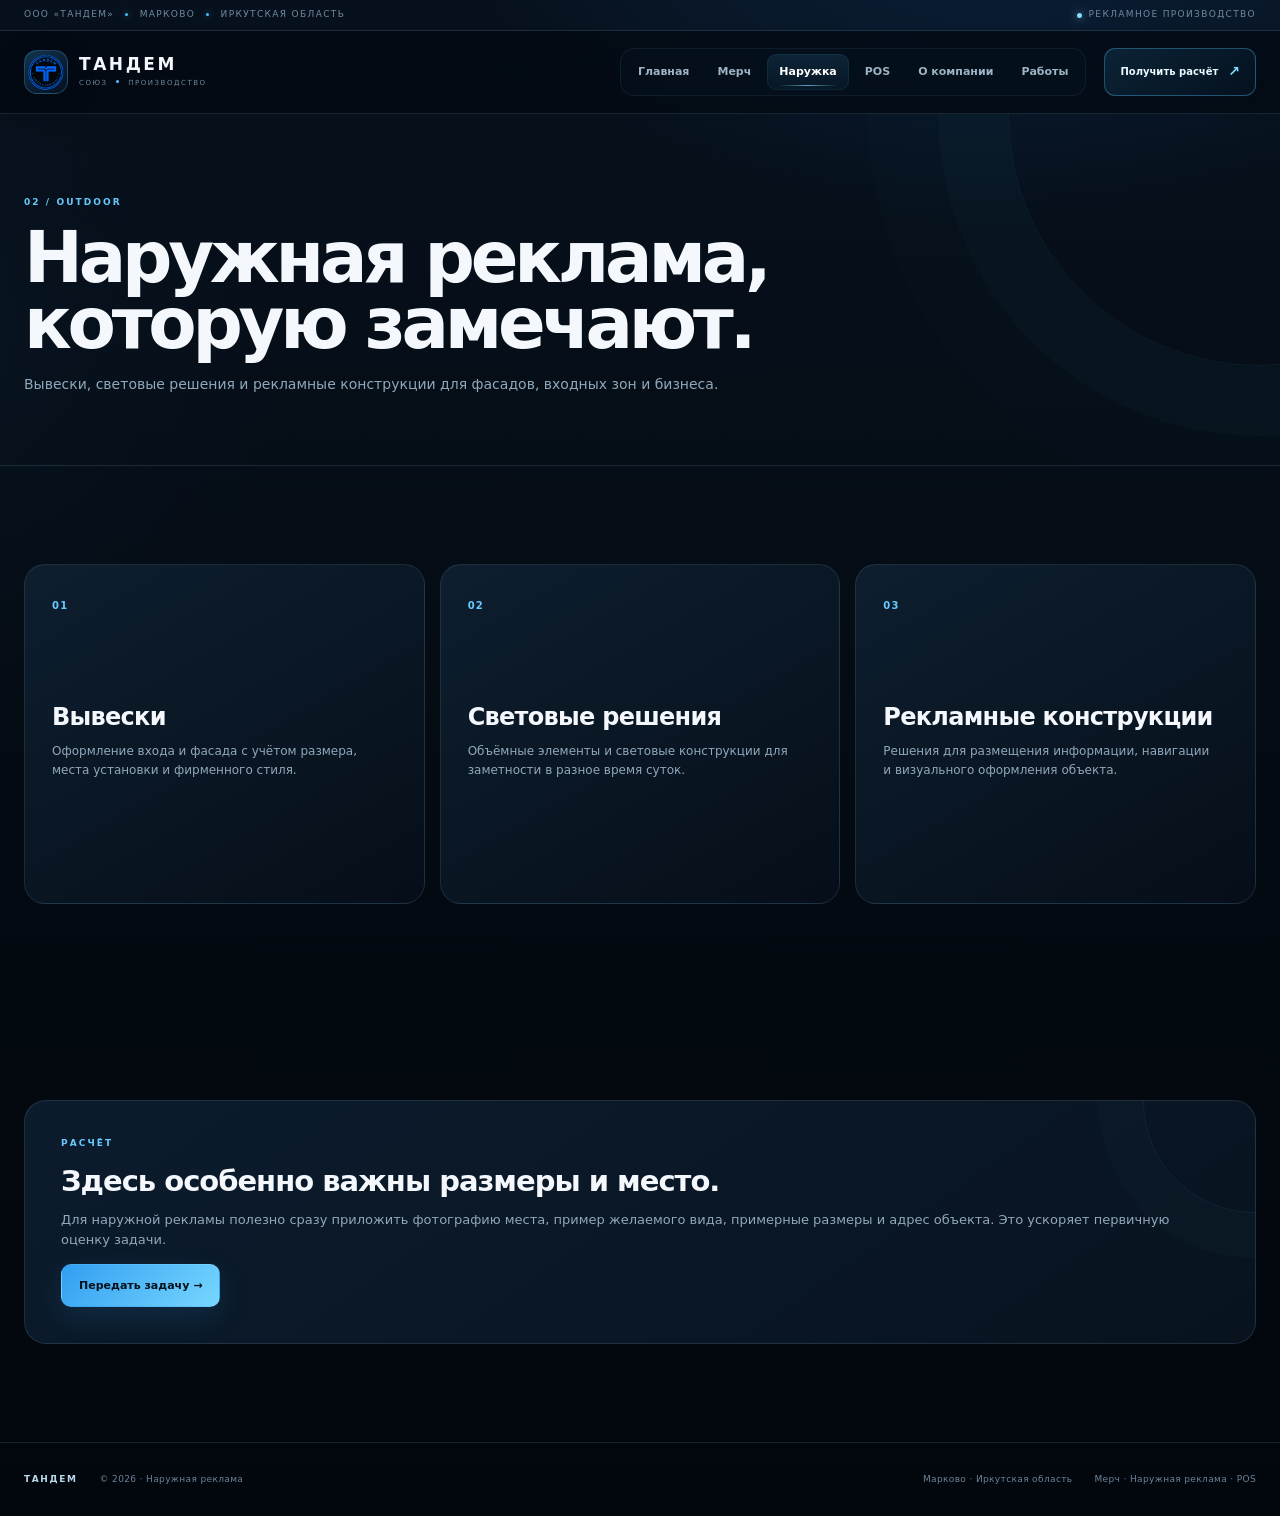
<file: reklama.html>
<!doctype html>
<html lang="ru">
<head>
<meta charset="utf-8">
<meta name="viewport" content="width=device-width,initial-scale=1">
<title>Наружная реклама в Марково — ТАНДЕМ</title>

<meta name="robots" content="index,follow">
<link rel="canonical" href="https://tandemirk.github.io/reklama.html">
<meta property="og:type" content="website">
<meta property="og:title" content="Наружная реклама в Марково — ТАНДЕМ">
<meta property="og:description" content="Наружная реклама в Марково: вывески, световые решения и рекламные конструкции для фасадов, входных зон и бизнеса.">
<meta property="og:url" content="https://tandemirk.github.io/reklama.html">
<meta property="og:site_name" content="ТАНДЕМ">
<meta name="description" content="Наружная реклама в Марково: вывески, световые решения и рекламные конструкции для фасадов, входных зон и бизнеса.">

<link rel="icon" href="assets/favicon.svg" type="image/svg+xml">
<link rel="stylesheet" href="styles.css">
</head>
<body>
<div class="topline"><div class="container topline-inner"><span>ООО «ТАНДЕМ» <i></i> МАРКОВО <i></i> ИРКУТСКАЯ ОБЛАСТЬ</span><span class="topline-status"><b></b> РЕКЛАМНОЕ ПРОИЗВОДСТВО</span></div></div>
<header class="header"><div class="container nav">
<a class="brand" href="index.html" aria-label="ТАНДЕМ — на главную"><span class="brand-mark"><img src="assets/logo.png" alt=""></span><span class="brand-word"><strong>ТАНДЕМ</strong><small>СОЮЗ <i></i> ПРОИЗВОДСТВО</small></span></a>
<nav class="menu" aria-label="Основная навигация"><a href="index.html"><span>Главная</span></a><a href="merch.html"><span>Мерч</span></a><a class="active" href="reklama.html"><span>Наружка</span></a><a href="pos.html"><span>POS</span></a><a href="about.html"><span>О компании</span></a><a href="portfolio.html"><span>Работы</span></a></nav>
<a class="nav-cta" href="contacts.html"><span>Получить расчёт</span><i>↗</i></a>
<button class="menu-toggle" type="button" aria-label="Открыть меню" aria-expanded="false"><span></span><span></span></button>
</div>
<div class="mobile-menu"><div class="mobile-menu-inner"><a href="index.html"><span>Главная</span></a><a href="merch.html"><span>Мерч</span></a><a class="active" href="reklama.html"><span>Наружка</span></a><a href="pos.html"><span>POS</span></a><a href="about.html"><span>О компании</span></a><a href="portfolio.html"><span>Работы</span></a><a class="mobile-cta" href="contacts.html">Получить расчёт <span>↗</span></a></div></div>
</header>
<main><section class="page-hero"><div class="container"><div class="eyebrow">02 / OUTDOOR</div><h1>Наружная реклама,<br>которую замечают.</h1><p>Вывески, световые решения и рекламные конструкции для фасадов, входных зон и бизнеса.</p></div></section><section class="section"><div class="container cards"><div class="card"><span class="card-num">01</span><h3>Вывески</h3><p>Оформление входа и фасада с учётом размера, места установки и фирменного стиля.</p></div><div class="card"><span class="card-num">02</span><h3>Световые решения</h3><p>Объёмные элементы и световые конструкции для заметности в разное время суток.</p></div><div class="card"><span class="card-num">03</span><h3>Рекламные конструкции</h3><p>Решения для размещения информации, навигации и визуального оформления объекта.</p></div></div></section><section class="section"><div class="container panel"><div class="eyebrow">РАСЧЁТ</div><h3>Здесь особенно важны размеры и место.</h3><p>Для наружной рекламы полезно сразу приложить фотографию места, пример желаемого вида, примерные размеры и адрес объекта. Это ускоряет первичную оценку задачи.</p><a class="btn btn-primary" href="contacts.html">Передать задачу →</a></div></section></main>
<footer class="footer"><div class="container footer-grid"><div><span class="footer-logo">ТАНДЕМ</span><span>© <span data-year></span> · Наружная реклама</span></div><div><span>Марково · Иркутская область</span><span>Мерч · Наружная реклама · POS</span></div></div></footer><script src="script.js"></script>
</body>
</html>
</file>
<file: styles.css>
:root{
  --bg:#040a11;
  --bg-deep:#02070d;
  --panel:#081522;
  --panel-2:#0b1b2b;
  --panel-3:#0e2438;
  --line:rgba(154,207,235,.14);
  --line-strong:rgba(88,194,255,.34);
  --text:#f4f8fc;
  --muted:#91a8bb;
  --muted-2:#617b90;
  --blue:#42b9ff;
  --cyan:#83ddff;
  --max:1240px;
  --ease:cubic-bezier(.2,.8,.2,1);
}
*{box-sizing:border-box}
html{scroll-behavior:smooth}
body{
  margin:0;color:var(--text);line-height:1.55;
  font-family:Inter,ui-sans-serif,system-ui,-apple-system,"Segoe UI",Arial,sans-serif;
  background:
    radial-gradient(850px 550px at 78% -8%,rgba(36,135,255,.14),transparent 64%),
    radial-gradient(700px 500px at -15% 25%,rgba(34,106,160,.08),transparent 68%),
    linear-gradient(180deg,#07111d 0%,#040a11 58%,#02070d 100%);
  overflow-x:hidden;
}
body:before{
  content:"";position:fixed;inset:0;pointer-events:none;z-index:-1;opacity:.26;
  background-image:linear-gradient(rgba(120,190,220,.018) 1px,transparent 1px),linear-gradient(90deg,rgba(120,190,220,.018) 1px,transparent 1px);
  background-size:72px 72px;
  mask-image:linear-gradient(to bottom,#000,transparent 82%);
}
a{color:inherit;text-decoration:none}
img{max-width:100%;display:block}
button{font:inherit}
.container{width:min(var(--max),calc(100% - 48px));margin:auto}

/* TOP + NAV */
.topline{border-bottom:1px solid var(--line);color:#718a9e;font-size:9px;letter-spacing:.15em;text-transform:uppercase}
.topline-inner{height:30px;display:flex;align-items:center;justify-content:space-between}
.topline i{display:inline-block;width:3px;height:3px;border-radius:50%;background:#4abfff;vertical-align:middle;margin:0 7px;box-shadow:0 0 7px rgba(74,191,255,.7)}
.topline-status{display:flex;align-items:center;gap:7px}
.topline-status b{width:5px;height:5px;border-radius:50%;background:var(--cyan);box-shadow:0 0 10px rgba(131,221,255,.8)}

.header{
  position:sticky;top:0;z-index:100;
  background:rgba(3,9,16,.72);
  backdrop-filter:blur(22px) saturate(130%);
  border-bottom:1px solid var(--line);
}
.nav{height:82px;display:flex;align-items:center;gap:18px}
.brand{display:flex;align-items:center;gap:11px;margin-right:auto;min-width:205px}
.brand-mark{
  width:44px;height:44px;border:1px solid rgba(83,190,255,.28);border-radius:13px;
  display:grid;place-items:center;background:linear-gradient(145deg,rgba(24,62,91,.78),rgba(5,16,27,.82));
  box-shadow:0 8px 28px rgba(0,0,0,.22),inset 0 0 20px rgba(67,183,255,.04);
  overflow:hidden;position:relative;
}
.brand-mark:after{content:"";position:absolute;inset:-20%;background:linear-gradient(110deg,transparent 40%,rgba(255,255,255,.1) 50%,transparent 60%);transform:translateX(-80%);animation:brandShine 7s ease-in-out infinite}
.brand-mark img{width:37px;height:37px;object-fit:contain}
/* POS page: keep the header logo at the same compact size as the other pages */
body.pos-page .brand-mark{width:44px;height:44px;flex:0 0 44px}
body.pos-page .brand-mark img{width:37px!important;height:37px!important;max-width:37px!important;max-height:37px!important;object-fit:contain}
.brand-word strong{display:block;font-size:17px;letter-spacing:.15em;font-weight:850;line-height:1}
.brand-word small{display:block;color:#71899d;font-size:7px;letter-spacing:.22em;margin-top:5px}
.brand-word small i{display:inline-block;width:3px;height:3px;border-radius:50%;background:#55c8ff;margin:0 5px 2px}

.menu{display:flex;align-items:center;gap:4px;padding:5px;border:1px solid rgba(148,203,232,.08);border-radius:14px;background:rgba(7,19,31,.62)}
.menu a{
  position:relative;padding:9px 12px;border-radius:9px;
  color:#9eb3c3;font-size:11px;font-weight:650;white-space:nowrap;
  transition:color .25s,background .25s,transform .25s var(--ease);
}
.menu a:before{
  content:"";position:absolute;left:11px;right:11px;bottom:4px;height:1px;
  background:linear-gradient(90deg,transparent,var(--cyan),transparent);
  transform:scaleX(0);transform-origin:center;transition:transform .3s var(--ease);opacity:.7;
}
.menu a:hover{color:#f4fbff;background:rgba(69,173,239,.07);transform:translateY(-1px)}
.menu a:hover:before,.menu a.active:before{transform:scaleX(1)}
.menu a.active{color:#fff;background:linear-gradient(180deg,rgba(65,174,239,.13),rgba(65,174,239,.05));box-shadow:inset 0 0 0 1px rgba(93,196,255,.08)}

.nav-cta,.mobile-cta{
  display:inline-flex;align-items:center;justify-content:center;gap:10px;
  padding:12px 15px;border:1px solid var(--line-strong);border-radius:11px;
  background:linear-gradient(145deg,rgba(65,176,240,.14),rgba(65,176,240,.04));
  color:#eaf8ff;font-size:10px;font-weight:850;white-space:nowrap;
  transition:transform .28s var(--ease),box-shadow .28s,border-color .28s,background .28s;
}
.nav-cta i,.mobile-cta span{font-style:normal;font-size:14px;color:var(--cyan);transition:transform .25s}
.nav-cta:hover,.mobile-cta:hover{transform:translateY(-2px);border-color:rgba(102,213,255,.52);box-shadow:0 14px 34px rgba(38,152,226,.13);background:rgba(65,176,240,.16)}
.nav-cta:hover i,.mobile-cta:hover span{transform:translate(2px,-2px)}
.menu-toggle{display:none;background:none;border:0;color:white;width:44px;height:42px;border:1px solid var(--line);border-radius:11px;align-items:center;justify-content:center;flex-direction:column;gap:6px;cursor:pointer}
.menu-toggle span{display:block;width:17px;height:1px;background:#ccecff;transition:.3s var(--ease)}
.mobile-menu{display:none;border-top:1px solid var(--line);background:rgba(3,9,16,.94)}
.mobile-menu-inner{width:min(var(--max),calc(100% - 24px));margin:auto;padding:12px 0 16px;display:grid;gap:4px}
.mobile-menu a{padding:12px 13px;border:1px solid transparent;border-radius:10px;color:#a6bac9;font-size:12px}
.mobile-menu a.active{color:#fff;background:rgba(66,181,247,.08);border-color:rgba(87,192,255,.12)}
.mobile-cta{margin-top:7px}

/* GLOBAL */
.eyebrow{font-size:9px;letter-spacing:.23em;color:#67caff;font-weight:850;text-transform:uppercase;margin-bottom:15px}
.btn{
  display:inline-flex;align-items:center;justify-content:center;gap:8px;padding:12px 17px;
  border:1px solid var(--line);border-radius:10px;font-size:11px;font-weight:800;
  transition:transform .28s var(--ease),border-color .28s,background .28s,box-shadow .28s;
}
.btn:hover{transform:translateY(-3px);border-color:var(--line-strong);box-shadow:0 12px 30px rgba(0,0,0,.2)}
.btn-primary{border-color:transparent;background:linear-gradient(135deg,#319ef1,#78d7ff);color:#03101a;box-shadow:0 10px 30px rgba(51,163,255,.13)}
.btn-secondary{background:#091522}
.section{padding:98px 0}
.section-head{display:flex;justify-content:space-between;align-items:end;gap:30px;margin-bottom:35px}
.section h2{font-size:clamp(35px,4.5vw,56px);line-height:.98;letter-spacing:-.055em;margin:0;font-weight:850}
.section-note{max-width:420px;color:var(--muted);font-size:12px;line-height:1.7}

/* HOME HERO */
.hero{position:relative;padding:88px 0 74px;overflow:hidden}
.hero-grid{display:grid;grid-template-columns:minmax(0,1.02fr) minmax(460px,.98fr);gap:58px;align-items:center}
.hero-copy{position:relative;z-index:2}
.hero h1{font-size:clamp(48px,6vw,82px);line-height:.93;letter-spacing:-.065em;font-weight:850;margin:0 0 25px;max-width:800px}
.hero h1 .accent{display:inline-block;color:#76d3ff;position:relative}
.hero h1 .accent:after{content:"";position:absolute;left:0;right:0;bottom:-4px;height:1px;background:linear-gradient(90deg,var(--cyan),transparent);opacity:.65}
.hero p{font-size:16px;line-height:1.75;color:var(--muted);max-width:650px}
.actions{display:flex;gap:10px;flex-wrap:wrap;margin:29px 0}
.hero-facts{display:flex;gap:20px;flex-wrap:wrap;color:#7890a6;font-size:10px}
.hero-facts span{position:relative;padding-left:11px}
.hero-facts span:before{content:"";position:absolute;left:0;top:7px;width:4px;height:4px;border-radius:50%;background:#4bb8ff;box-shadow:0 0 10px rgba(75,184,255,.7)}
.hero-facts b{color:#dcecf8}

.hero-visual{
  min-height:545px;position:relative;border:1px solid rgba(134,195,230,.17);border-radius:30px;overflow:hidden;
  background:linear-gradient(145deg,#102a42 0%,#091724 46%,#050d16 100%);
  box-shadow:0 35px 90px rgba(0,0,0,.36),inset 0 1px 0 rgba(255,255,255,.04);
  isolation:isolate;transition:transform .65s var(--ease),box-shadow .5s;
}
.hero-visual:before{content:"";position:absolute;inset:0;background:radial-gradient(circle at 50% 48%,rgba(50,165,255,.18),transparent 29%),radial-gradient(circle at 75% 20%,rgba(94,210,255,.09),transparent 28%)}
.hero-visual:after{content:"";position:absolute;inset:18px;border:1px solid rgba(111,205,255,.1);border-radius:23px;pointer-events:none}
.hero-gridlines{position:absolute;inset:0;opacity:.45;background:linear-gradient(rgba(117,207,255,.035) 1px,transparent 1px),linear-gradient(90deg,rgba(117,207,255,.035) 1px,transparent 1px);background-size:45px 45px;mask-image:radial-gradient(circle at center,#000 0%,transparent 76%)}
.hero-top{position:absolute;left:33px;right:33px;top:32px;display:flex;justify-content:space-between;align-items:center;color:#7595ad;font-size:9px;letter-spacing:.17em}
.hero-top .status{display:flex;align-items:center;gap:7px}
.status i{width:6px;height:6px;border-radius:50%;background:#6cdbff;box-shadow:0 0 12px #6cdbff;animation:orbPulse 3s ease-in-out infinite}
.hero-micro{position:absolute;left:50%;top:calc(50% + 168px);transform:translateX(-50%);font-size:8px;letter-spacing:.22em;color:#45667d;white-space:nowrap}
.hero-orbit{position:absolute;width:370px;height:370px;left:50%;top:49%;transform:translate(-50%,-50%);border:1px solid rgba(112,210,255,.27);border-radius:50%;box-shadow:0 0 80px rgba(47,147,255,.06);animation:orbitSpin 22s linear infinite}
.hero-orbit:before{content:"";position:absolute;inset:33px;border:1px dashed rgba(112,210,255,.14);border-radius:50%;animation:orbitSpinReverse 17s linear infinite}
.hero-orbit:after{content:"";position:absolute;width:9px;height:9px;left:12%;top:13%;border-radius:50%;background:#7ddcff;box-shadow:0 0 18px #5dcaff,0 0 55px rgba(93,202,255,.35);animation:orbPulse 4s ease-in-out infinite}
.hero-core{
  position:absolute;left:50%;top:49%;width:190px;height:190px;transform:translate(-50%,-50%);
  display:grid;place-items:center;border-radius:31px;border:1px solid rgba(255,255,255,.14);
  background:linear-gradient(145deg,#143e61,#0b1c2e);
  box-shadow:0 0 90px rgba(46,145,255,.18),inset 0 0 35px rgba(111,213,255,.04);
  animation:coreFloat 5.5s ease-in-out infinite;
}
.hero-core img{width:145px;height:145px;object-fit:contain;border-radius:26px;opacity:.98;filter:drop-shadow(0 0 18px rgba(43,159,255,.17))}
.hero-core:before{content:"";position:absolute;inset:-10px;border:1px solid rgba(115,214,255,.13);border-radius:37px;animation:coreRing 4.5s ease-in-out infinite}
.logo-halo{position:absolute;inset:19px;border-radius:26px;border:1px solid rgba(106,211,255,.12);pointer-events:none}
.hero-core:after{content:"";position:absolute;inset:0;border-radius:31px;background:linear-gradient(105deg,transparent 20%,rgba(255,255,255,.09) 50%,transparent 80%);transform:translateX(-130%);animation:shine 6s ease-in-out infinite}
.hero-side-note{position:absolute;right:0;top:50%;transform:translateY(-50%);writing-mode:vertical-rl;color:#41647e;font-size:8px;letter-spacing:.22em;opacity:.65}
.hero-label{position:absolute;left:33px;bottom:32px;color:#7590a6;font-size:9px;letter-spacing:.18em}
.hero-corner{position:absolute;right:33px;bottom:30px;text-align:right;color:#66849c;font:800 9px/1.6 Inter,sans-serif;letter-spacing:.15em}
.hero-corner span{font-size:8px;color:#3e6682}
.hero-scan{position:absolute;left:8%;right:8%;height:1px;top:19%;background:linear-gradient(90deg,transparent,rgba(113,216,255,.45),transparent);animation:scanLine 8s ease-in-out infinite}

/* BANDS */
.marquee{border-top:1px solid var(--line);border-bottom:1px solid var(--line);background:rgba(9,24,39,.56);overflow:hidden}
.marquee-track{display:flex;width:max-content;animation:marquee 28s linear infinite}
.marquee span{display:flex;align-items:center;gap:16px;padding:14px 22px;color:#7893a9;font-size:9px;letter-spacing:.18em;white-space:nowrap}
.marquee b{color:#5fc8ff;font-size:11px}
.band{border-bottom:1px solid var(--line);padding:24px 0;background:rgba(8,20,33,.42)}
.band-grid{display:grid;grid-template-columns:repeat(4,1fr);gap:18px}
.band-item strong{display:block;font-size:19px;font-weight:850;letter-spacing:-.03em}
.band-item span{font-size:9px;color:#7890a5;letter-spacing:.04em}

/* CARDS / PANELS */
.cards{display:grid;grid-template-columns:repeat(3,1fr);gap:15px}
.card{
  min-height:340px;position:relative;overflow:hidden;border:1px solid var(--line);border-radius:21px;padding:27px;
  background:linear-gradient(150deg,rgba(14,31,48,.98),rgba(6,15,25,.98));transition:.35s var(--ease)
}
.card:before{content:"";position:absolute;inset:auto -30% -55%;height:180px;background:radial-gradient(circle,rgba(55,166,255,.16),transparent 65%);transition:.45s}
.card:hover{transform:translateY(-7px);border-color:rgba(99,209,255,.35);box-shadow:0 25px 55px rgba(0,0,0,.23)}
.card:hover:before{transform:translateY(-18px)}
.card-num{font-size:10px;font-weight:850;color:#64caff;letter-spacing:.12em}
.card h3{position:relative;margin:88px 0 11px;font-size:24px;line-height:1.05;letter-spacing:-.03em}
.card p{position:relative;color:var(--muted);font-size:12px;max-width:330px}
.card .mini-art{position:absolute;right:23px;top:23px;width:108px;height:108px;border:1px solid rgba(103,207,255,.15);border-radius:28px;transform:rotate(18deg);transition:.4s var(--ease)}
.card .mini-art:before{content:"";position:absolute;inset:15px;border:1px solid rgba(103,207,255,.11);border-radius:20px}
.card .mini-art:after{content:"";position:absolute;inset:31px;border:1px solid rgba(103,207,255,.25);border-radius:50%}
.card:hover .mini-art{transform:rotate(8deg) translate(-3px,-4px)}
.card .btn{position:absolute;left:27px;bottom:26px;background:rgba(255,255,255,.02)}
.split{display:grid;grid-template-columns:1fr 1fr;gap:15px}
.panel{position:relative;overflow:hidden;border:1px solid var(--line);border-radius:22px;padding:36px;background:linear-gradient(145deg,#0c1c2d,#08131f)}
.panel:after{content:"";position:absolute;width:220px;height:220px;right:-110px;top:-110px;border:1px solid rgba(100,205,255,.08);border-radius:50%;box-shadow:0 0 0 45px rgba(100,205,255,.018)}
.panel h3{font-size:29px;line-height:1.08;margin:0 0 12px;letter-spacing:-.035em}
.panel p,.panel li{color:var(--muted);font-size:13px}
.quote{font-size:22px;line-height:1.35;font-weight:700;color:#e9f6ff}
.steps{display:grid;grid-template-columns:repeat(4,1fr);gap:12px}
.step{position:relative;padding:23px;border:1px solid var(--line);border-radius:18px;background:#0a1725;overflow:hidden}
.step:after{content:"";position:absolute;right:18px;top:18px;width:22px;height:22px;border:1px solid rgba(102,203,255,.12);border-radius:50%}
.step span{font-size:10px;color:#63c9ff;font-weight:850}
.step h3{font-size:18px;margin:22px 0 6px}
.step p{color:var(--muted);font-size:11px}
.cta{padding:72px 0 100px}
.cta-box{position:relative;overflow:hidden;border:1px solid rgba(102,208,255,.24);border-radius:26px;padding:52px;background:radial-gradient(circle at 85% 20%,rgba(46,143,255,.18),transparent 28%),linear-gradient(135deg,#0c1f31,#07111c)}
.cta-box:after{content:"";position:absolute;right:36px;bottom:-35px;width:180px;height:180px;border:1px solid rgba(100,205,255,.08);border-radius:50%;box-shadow:0 0 0 30px rgba(100,205,255,.018),0 0 0 60px rgba(100,205,255,.012)}
.cta-box>div{position:relative;z-index:1}
.cta h2{font-size:43px;line-height:1;margin:0;letter-spacing:-.05em}
.cta p{color:var(--muted);max-width:610px}

/* INNER PAGES */
.page-hero{position:relative;padding:82px 0 55px;border-bottom:1px solid var(--line);overflow:hidden}
.page-hero:after{content:"";position:absolute;width:500px;height:500px;border:1px solid rgba(95,200,255,.08);border-radius:50%;right:-230px;top:-250px;box-shadow:0 0 0 70px rgba(95,200,255,.018),0 0 0 140px rgba(95,200,255,.012)}
.page-hero h1{font-size:clamp(44px,5.5vw,72px);line-height:.94;margin:0 0 17px;letter-spacing:-.06em;font-weight:850}
.page-hero p{max-width:740px;color:var(--muted);font-size:14px}
.work-grid{display:grid;grid-template-columns:repeat(2,1fr);gap:16px}
.work{position:relative;min-height:420px;overflow:hidden;border:1px solid var(--line);border-radius:22px;background:#091724;transition:.35s var(--ease)}
.work:hover{transform:translateY(-5px);border-color:rgba(100,210,255,.34);box-shadow:0 24px 55px rgba(0,0,0,.2)}
.work img{width:100%;height:290px;object-fit:cover;background:#08131f}
.work-body{padding:22px}
.work h3{font-size:21px;line-height:1.1;margin:0 0 5px;letter-spacing:-.025em}
.work p{margin:0;color:var(--muted);font-size:11px}
.tag{position:absolute;top:15px;left:15px;z-index:2;padding:7px 9px;border:1px solid rgba(255,255,255,.13);border-radius:8px;background:rgba(3,10,17,.78);backdrop-filter:blur(10px);font-size:8px;letter-spacing:.1em}
.contact-grid{display:grid;grid-template-columns:1.1fr .9fr;gap:15px}
.contact-card{border:1px solid var(--line);border-radius:22px;background:linear-gradient(145deg,#0c1c2d,#08131f);padding:34px}
.contact-line{padding:17px 0;border-bottom:1px solid var(--line)}
.contact-line:last-child{border-bottom:0}
.contact-line small{display:block;color:#6d879f;font-size:8px;letter-spacing:.16em;margin-bottom:5px}
.contact-line a,.contact-line strong{font-size:18px}

/* portfolio logo stage */
.portfolio-logo-stage{
  height:290px;display:grid;place-items:center;position:relative;overflow:hidden;
  background:radial-gradient(circle at center,rgba(47,140,255,.18),transparent 42%),#07121f;
}
.portfolio-logo-stage:before{content:"";position:absolute;width:270px;height:270px;border:1px solid rgba(100,205,255,.16);border-radius:50%;animation:orbitSpin 24s linear infinite}
.portfolio-logo-ring{position:absolute;width:210px;height:210px;border:1px dashed rgba(100,205,255,.14);border-radius:50%;animation:orbitSpinReverse 17s linear infinite}
.portfolio-logo-stage img{position:relative;width:140px;height:140px;object-fit:contain;border-radius:30px;filter:drop-shadow(0 0 25px rgba(43,159,255,.18));animation:logoFloat 5.5s ease-in-out infinite}

/* FOOTER */
.footer{border-top:1px solid var(--line);padding:30px 0;color:#6d8398;font-size:9px;letter-spacing:.04em}
.footer-grid{display:flex;justify-content:space-between;gap:30px}
.footer-grid>div{display:flex;gap:22px;align-items:center}
.footer-logo{color:#b9d9eb;letter-spacing:.18em;font-weight:850}

/* REVEALS */
.reveal-ready{opacity:0;transform:translateY(16px)}
.reveal-ready.is-visible{opacity:1;transform:none;transition:opacity .65s var(--ease),transform .65s var(--ease)}
.hero-copy{animation:inUp .8s var(--ease) both}
.hero-visual{animation:inUp 1s var(--ease) .08s both}
.hero-facts{animation:inUp .8s var(--ease) .16s both}

@keyframes inUp{from{opacity:0;transform:translateY(18px)}to{opacity:1;transform:none}}
@keyframes orbitSpin{to{transform:translate(-50%,-50%) rotate(360deg)}}
@keyframes orbitSpinReverse{to{transform:rotate(-360deg)}}
@keyframes orbPulse{0%,100%{opacity:.65;transform:scale(.9)}50%{opacity:1;transform:scale(1.2)}}
@keyframes coreFloat{0%,100%{transform:translate(-50%,-50%) translateY(0)}50%{transform:translate(-50%,-50%) translateY(-7px)}}
@keyframes logoFloat{0%,100%{transform:translateY(0)}50%{transform:translateY(-6px)}}
@keyframes coreRing{0%,100%{opacity:.35;transform:scale(1)}50%{opacity:1;transform:scale(1.035)}}
@keyframes shine{0%,55%{transform:translateX(-130%)}75%,100%{transform:translateX(130%)}}
@keyframes scanLine{0%,100%{transform:translateY(0);opacity:0}20%{opacity:.35}55%{transform:translateY(330px);opacity:.08}70%{opacity:0}}
@keyframes marquee{to{transform:translateX(-50%)}}
@keyframes brandShine{0%,70%{transform:translateX(-100%)}86%,100%{transform:translateX(100%)}}

@media(prefers-reduced-motion:reduce){
  *,*::before,*::after{animation:none!important;transition:none!important;scroll-behavior:auto!important}
}
@media(max-width:1050px){
  .menu{gap:1px}.menu a{padding:9px 9px}.nav{gap:10px}
  .brand{min-width:185px}
  .hero-grid{grid-template-columns:1fr;gap:38px}
  .hero-visual{min-height:500px}
  .cards,.work-grid{grid-template-columns:1fr 1fr}
  .band-grid,.steps{grid-template-columns:1fr 1fr}
  .section-head{display:block}.section-note{margin-top:12px}
}
@media(max-width:820px){
  .topline-status{display:none}
  .menu{display:none}
  .nav-cta{margin-left:auto}
  .menu-toggle{display:flex}
  .mobile-menu.open{display:block}
}
@media(max-width:650px){
  body.pos-page .brand-mark{width:40px;height:40px;flex-basis:40px}
  body.pos-page .brand-mark img{width:34px!important;height:34px!important;max-width:34px!important;max-height:34px!important}

  .container{width:calc(100% - 24px)}
  .topline{display:none}
  .nav{height:70px}
  .brand{min-width:0}.brand-word small{display:none}
  .brand-mark{width:40px;height:40px;border-radius:11px}.brand-mark img{width:34px;height:34px}
  .brand-word strong{font-size:15px}
  .nav-cta{padding:10px 10px;font-size:9px}.nav-cta i{display:none}
  .hero{padding:62px 0}.hero h1{font-size:43px}.hero p{font-size:14px}
  .hero-visual{min-height:370px;border-radius:22px}
  .hero-top{left:24px;right:24px;top:24px}.hero-top .status{font-size:0}.hero-top .status i{font-size:initial}
  .hero-orbit{width:250px;height:250px}.hero-core{width:145px;height:145px}.hero-core img{width:108px;height:108px;border-radius:22px}
  .hero-micro{top:calc(50% + 135px)}
  .hero-side-note{display:none}.hero-label{left:24px;bottom:23px}.hero-corner{right:24px;bottom:22px}
  .band-grid,.steps,.cards,.work-grid,.split,.contact-grid{grid-template-columns:1fr}
  .section{padding:70px 0}.panel,.contact-card{padding:25px}
  .cta-box{padding:28px}.cta h2{font-size:33px}
  .footer-grid{display:block}.footer-grid>div{display:block}.footer-grid>div+div{margin-top:10px}.footer-grid span{display:block;margin:5px 0}
  .portfolio-logo-stage{height:260px}
}
</file>
